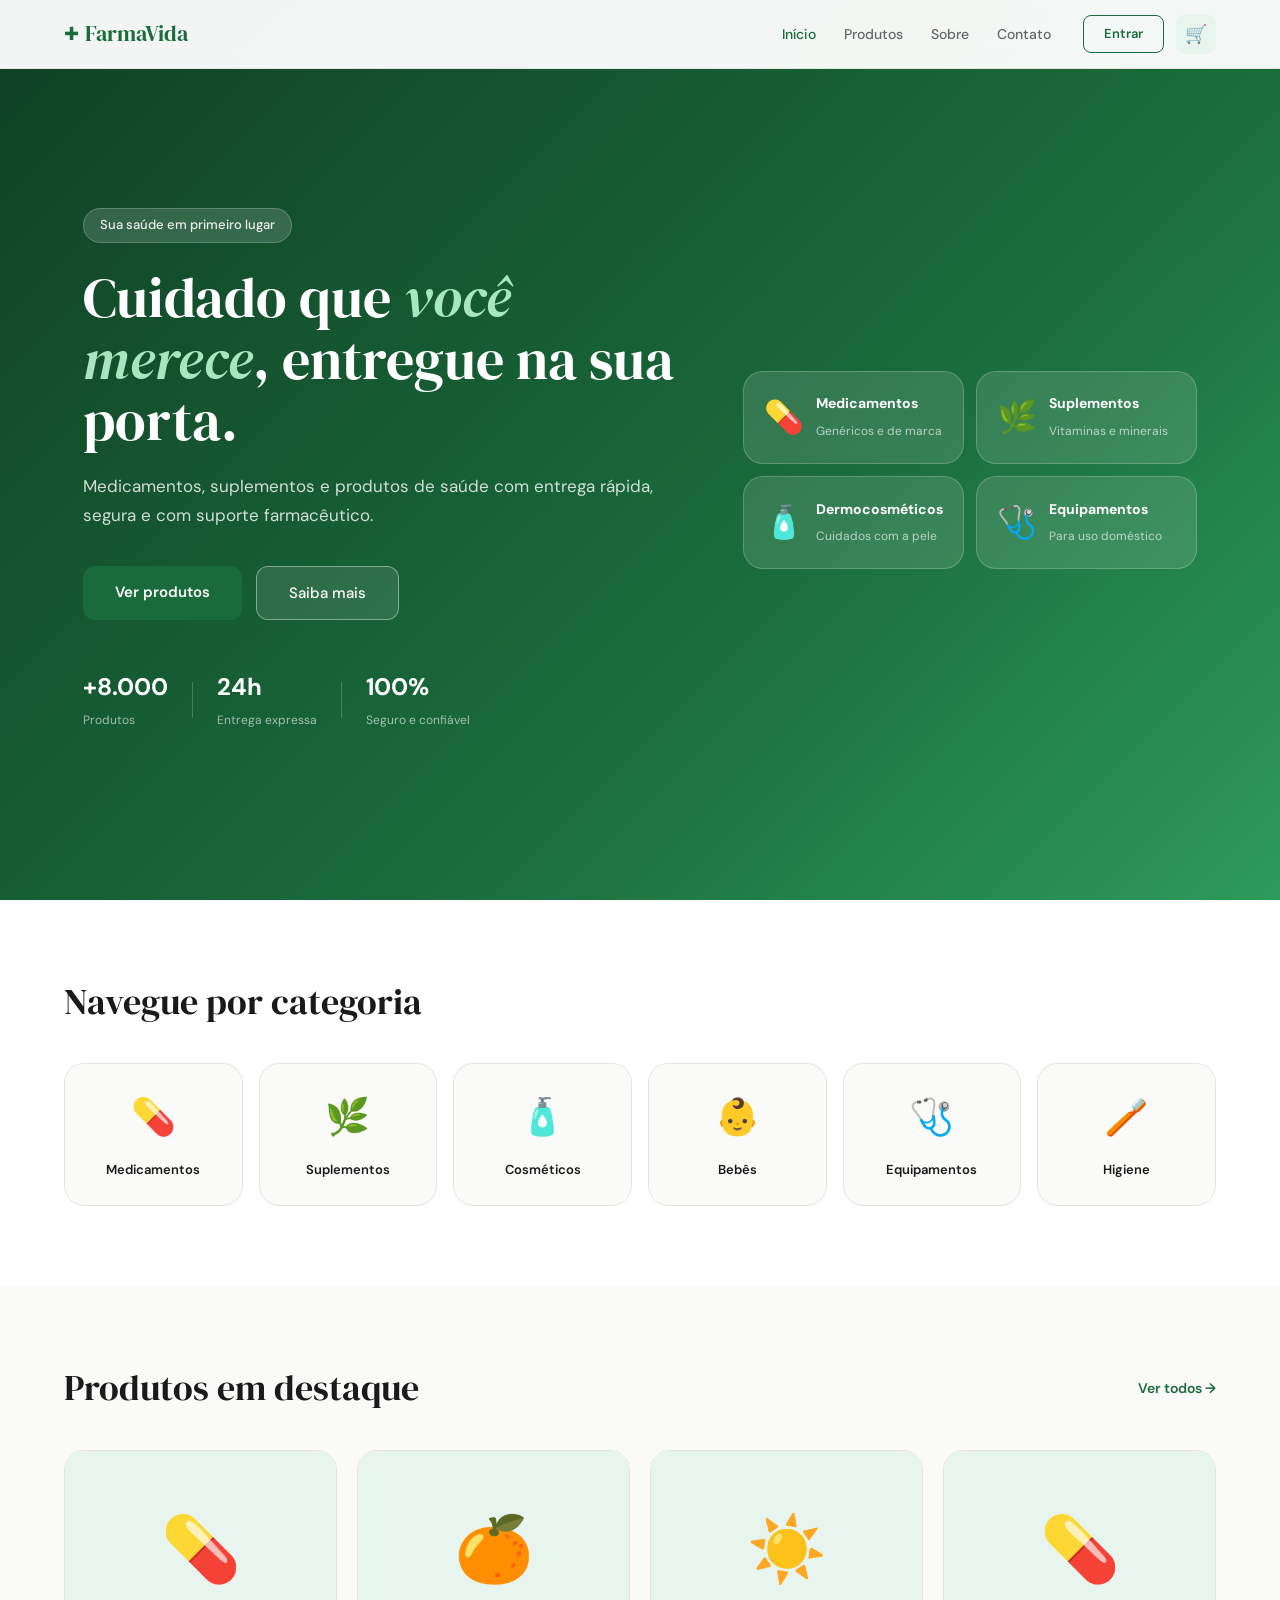
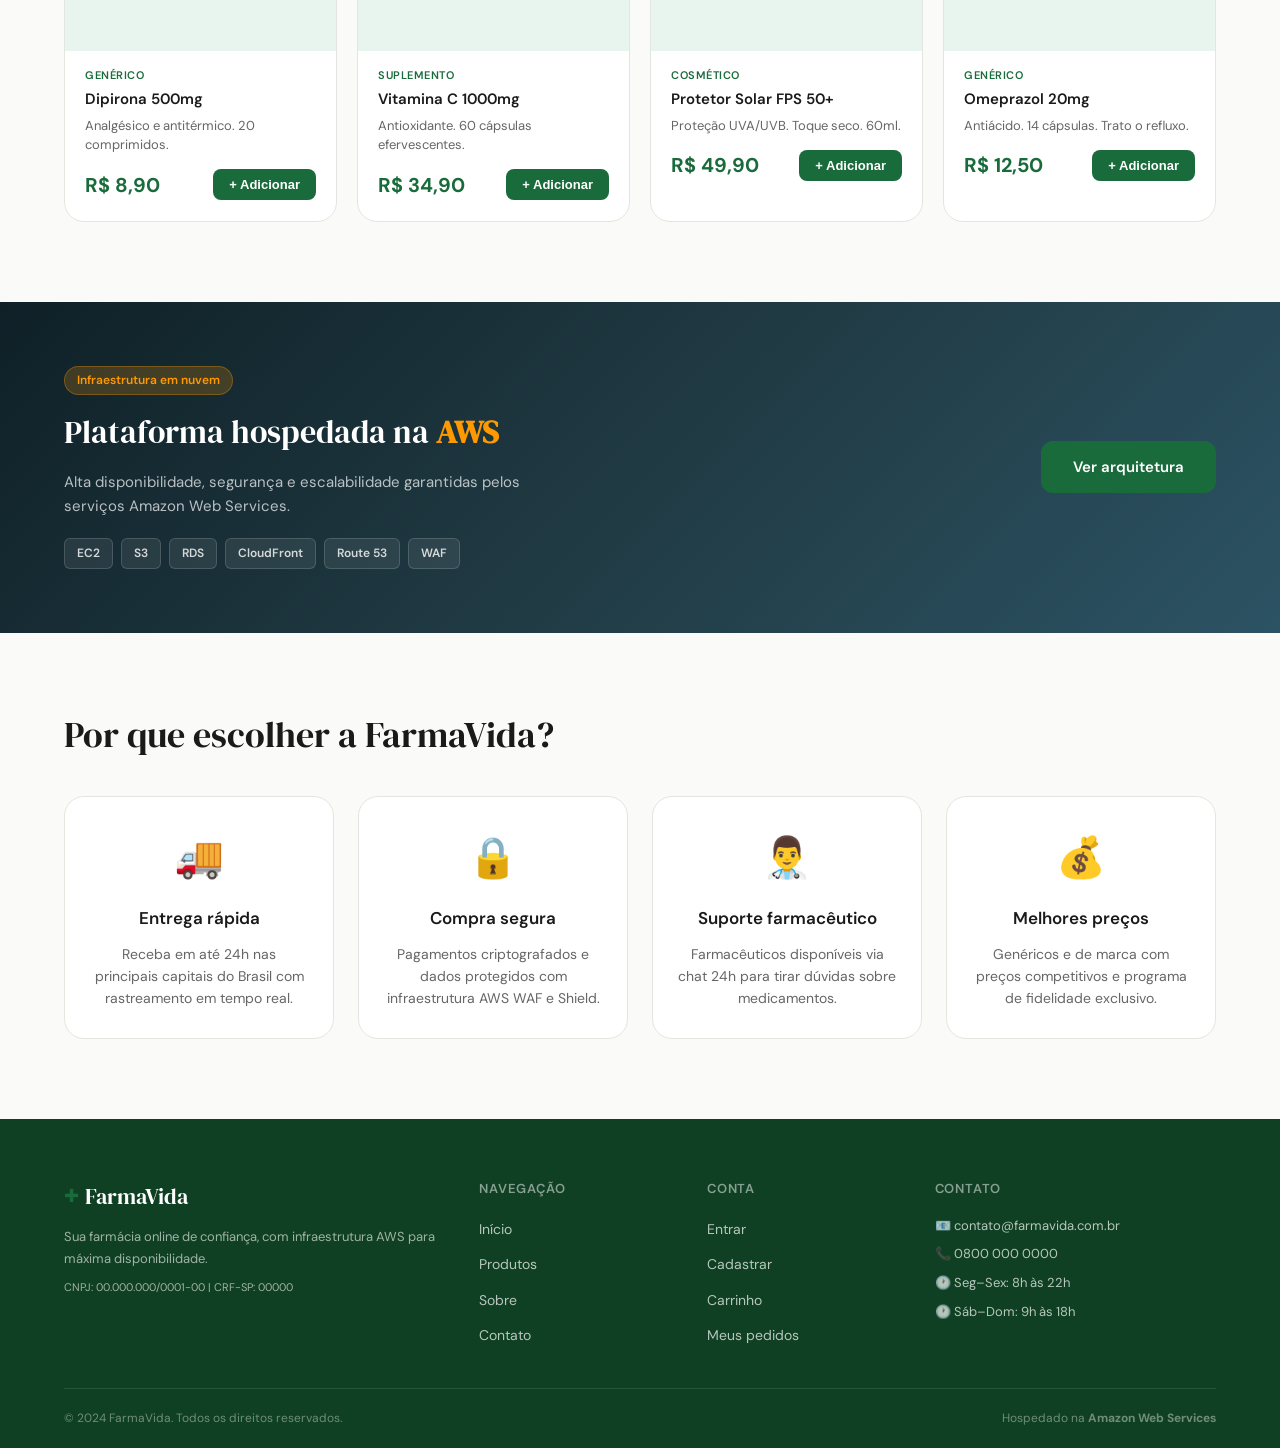
<file: index.html>
<!DOCTYPE html>
<html lang="pt-BR">
<head>
  <meta charset="UTF-8" />
  <meta name="viewport" content="width=device-width, initial-scale=1.0" />
  <title>FarmaVida — Farmácia Online</title>
  <link rel="preconnect" href="https://fonts.googleapis.com">
  <link href="https://fonts.googleapis.com/css2?family=DM+Serif+Display:ital@0;1&family=DM+Sans:wght@300;400;500;600&display=swap" rel="stylesheet">
  <link rel="stylesheet" href="css/main.css" />
  <link rel="stylesheet" href="css/home.css" />
</head>
<body>

  <!-- NAVBAR -->
  <nav class="navbar" id="navbar">
    <div class="nav-container">
      <a href="index.html" class="nav-logo">
        <span class="logo-cross">✚</span> FarmaVida
      </a>
      <ul class="nav-links">
        <li><a href="index.html" class="active">Início</a></li>
        <li><a href="pages/produtos.html">Produtos</a></li>
        <li><a href="pages/sobre.html">Sobre</a></li>
        <li><a href="pages/contato.html">Contato</a></li>
      </ul>
      <div class="nav-actions">
        <a href="pages/login.html" class="btn-outline">Entrar</a>
        <a href="pages/carrinho.html" class="btn-cart">
          <span class="cart-icon">🛒</span>
          <span class="cart-count" id="cartCount">0</span>
        </a>
      </div>
      <button class="menu-toggle" id="menuToggle">☰</button>
    </div>
  </nav>

  <!-- HERO -->
  <section class="hero">
    <div class="hero-content">
      <span class="hero-tag">Sua saúde em primeiro lugar</span>
      <h1 class="hero-title">Cuidado que <em>você merece</em>, entregue na sua porta.</h1>
      <p class="hero-desc">Medicamentos, suplementos e produtos de saúde com entrega rápida, segura e com suporte farmacêutico.</p>
      <div class="hero-actions">
        <a href="pages/produtos.html" class="btn-primary">Ver produtos</a>
        <a href="pages/sobre.html" class="btn-ghost">Saiba mais</a>
      </div>
      <div class="hero-stats">
        <div class="stat"><strong>+8.000</strong><span>Produtos</span></div>
        <div class="stat-divider"></div>
        <div class="stat"><strong>24h</strong><span>Entrega expressa</span></div>
        <div class="stat-divider"></div>
        <div class="stat"><strong>100%</strong><span>Seguro e confiável</span></div>
      </div>
    </div>
    <div class="hero-visual">
      <div class="hero-card">
        <div class="hcard-icon">💊</div>
        <div class="hcard-text">
          <strong>Medicamentos</strong>
          <span>Genéricos e de marca</span>
        </div>
      </div>
      <div class="hero-card">
        <div class="hcard-icon">🌿</div>
        <div class="hcard-text">
          <strong>Suplementos</strong>
          <span>Vitaminas e minerais</span>
        </div>
      </div>
      <div class="hero-card">
        <div class="hcard-icon">🧴</div>
        <div class="hcard-text">
          <strong>Dermocosméticos</strong>
          <span>Cuidados com a pele</span>
        </div>
      </div>
      <div class="hero-card">
        <div class="hcard-icon">🩺</div>
        <div class="hcard-text">
          <strong>Equipamentos</strong>
          <span>Para uso doméstico</span>
        </div>
      </div>
    </div>
  </section>

  <!-- CATEGORIAS -->
  <section class="section categories">
    <div class="container">
      <h2 class="section-title">Navegue por categoria</h2>
      <div class="cat-grid">
        <a href="pages/produtos.html?cat=medicamentos" class="cat-card">
          <span class="cat-emoji">💊</span>
          <strong>Medicamentos</strong>
        </a>
        <a href="pages/produtos.html?cat=suplementos" class="cat-card">
          <span class="cat-emoji">🌿</span>
          <strong>Suplementos</strong>
        </a>
        <a href="pages/produtos.html?cat=cosmeticos" class="cat-card">
          <span class="cat-emoji">🧴</span>
          <strong>Cosméticos</strong>
        </a>
        <a href="pages/produtos.html?cat=bebes" class="cat-card">
          <span class="cat-emoji">👶</span>
          <strong>Bebês</strong>
        </a>
        <a href="pages/produtos.html?cat=equipamentos" class="cat-card">
          <span class="cat-emoji">🩺</span>
          <strong>Equipamentos</strong>
        </a>
        <a href="pages/produtos.html?cat=higiene" class="cat-card">
          <span class="cat-emoji">🪥</span>
          <strong>Higiene</strong>
        </a>
      </div>
    </div>
  </section>

  <!-- PRODUTOS EM DESTAQUE -->
  <section class="section featured">
    <div class="container">
      <div class="section-header">
        <h2 class="section-title">Produtos em destaque</h2>
        <a href="pages/produtos.html" class="link-all">Ver todos →</a>
      </div>
      <div class="products-grid" id="featuredProducts"></div>
    </div>
  </section>

  <!-- BANNER AWS -->
  <section class="aws-banner">
    <div class="container">
      <div class="aws-content">
        <div class="aws-text">
          <span class="aws-tag">Infraestrutura em nuvem</span>
          <h2>Plataforma hospedada na <strong>AWS</strong></h2>
          <p>Alta disponibilidade, segurança e escalabilidade garantidas pelos serviços Amazon Web Services.</p>
          <div class="aws-services">
            <span class="aws-chip">EC2</span>
            <span class="aws-chip">S3</span>
            <span class="aws-chip">RDS</span>
            <span class="aws-chip">CloudFront</span>
            <span class="aws-chip">Route 53</span>
            <span class="aws-chip">WAF</span>
          </div>
        </div>
        <a href="pages/sobre.html#aws" class="btn-primary">Ver arquitetura</a>
      </div>
    </div>
  </section>

  <!-- POR QUE ESCOLHER -->
  <section class="section why">
    <div class="container">
      <h2 class="section-title">Por que escolher a FarmaVida?</h2>
      <div class="why-grid">
        <div class="why-card">
          <div class="why-icon">🚚</div>
          <h3>Entrega rápida</h3>
          <p>Receba em até 24h nas principais capitais do Brasil com rastreamento em tempo real.</p>
        </div>
        <div class="why-card">
          <div class="why-icon">🔒</div>
          <h3>Compra segura</h3>
          <p>Pagamentos criptografados e dados protegidos com infraestrutura AWS WAF e Shield.</p>
        </div>
        <div class="why-card">
          <div class="why-icon">👨‍⚕️</div>
          <h3>Suporte farmacêutico</h3>
          <p>Farmacêuticos disponíveis via chat 24h para tirar dúvidas sobre medicamentos.</p>
        </div>
        <div class="why-card">
          <div class="why-icon">💰</div>
          <h3>Melhores preços</h3>
          <p>Genéricos e de marca com preços competitivos e programa de fidelidade exclusivo.</p>
        </div>
      </div>
    </div>
  </section>

  <!-- FOOTER -->
  <footer class="footer">
    <div class="container">
      <div class="footer-grid">
        <div class="footer-brand">
          <div class="footer-logo"><span class="logo-cross">✚</span> FarmaVida</div>
          <p>Sua farmácia online de confiança, com infraestrutura AWS para máxima disponibilidade.</p>
          <p class="footer-cnpj">CNPJ: 00.000.000/0001-00 | CRF-SP: 00000</p>
        </div>
        <div class="footer-links">
          <h4>Navegação</h4>
          <ul>
            <li><a href="index.html">Início</a></li>
            <li><a href="pages/produtos.html">Produtos</a></li>
            <li><a href="pages/sobre.html">Sobre</a></li>
            <li><a href="pages/contato.html">Contato</a></li>
          </ul>
        </div>
        <div class="footer-links">
          <h4>Conta</h4>
          <ul>
            <li><a href="pages/login.html">Entrar</a></li>
            <li><a href="pages/cadastro.html">Cadastrar</a></li>
            <li><a href="pages/carrinho.html">Carrinho</a></li>
            <li><a href="#">Meus pedidos</a></li>
          </ul>
        </div>
        <div class="footer-contact">
          <h4>Contato</h4>
          <p>📧 contato@farmavida.com.br</p>
          <p>📞 0800 000 0000</p>
          <p>🕐 Seg–Sex: 8h às 22h</p>
          <p>🕐 Sáb–Dom: 9h às 18h</p>
        </div>
      </div>
      <div class="footer-bottom">
        <p>© 2024 FarmaVida. Todos os direitos reservados.</p>
        <p>Hospedado na <strong>Amazon Web Services</strong></p>
      </div>
    </div>
  </footer>

  <script src="js/main.js"></script>
  <script src="js/home.js"></script>
</body>
</html>
</file>
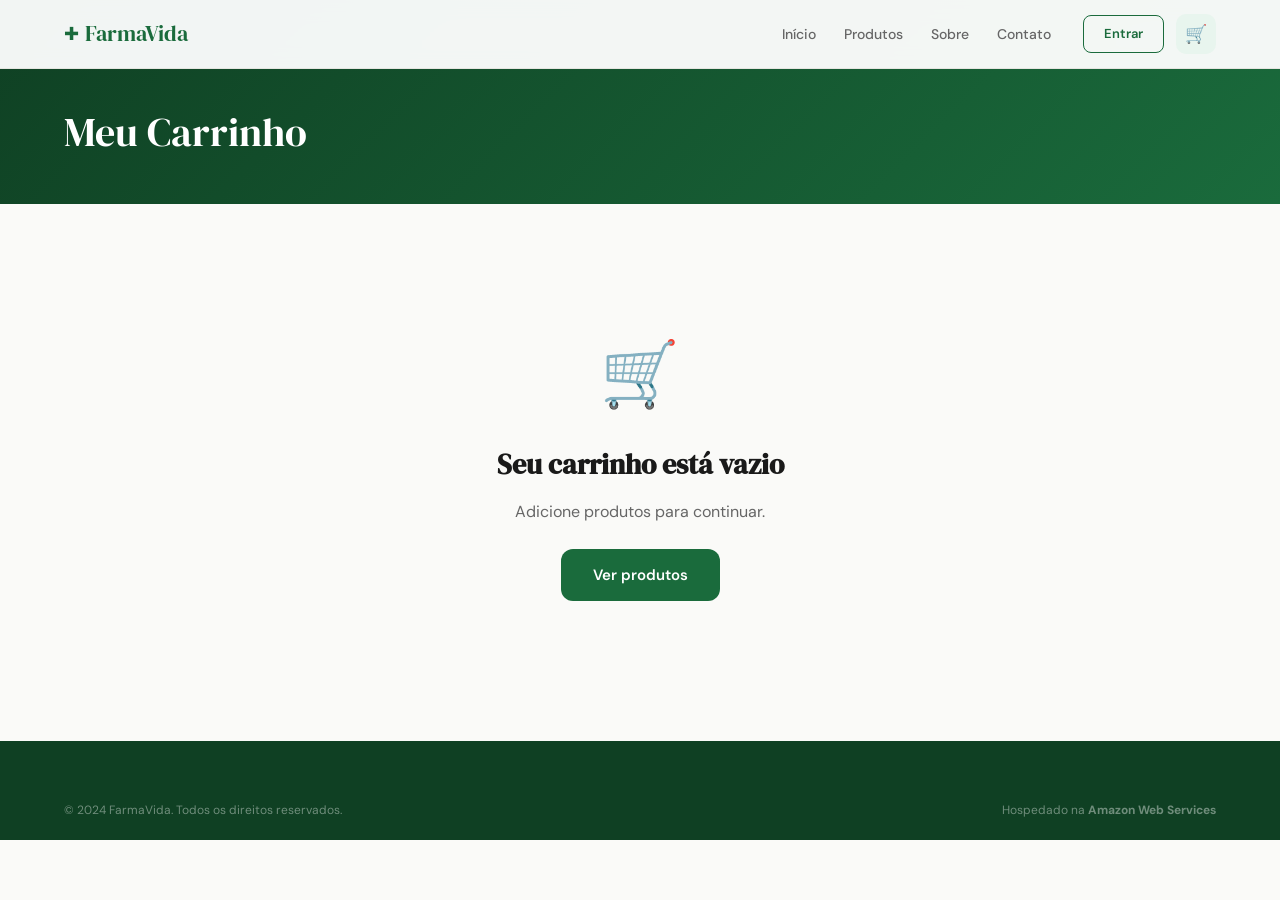
<file: pages/carrinho.html>
<!DOCTYPE html>
<html lang="pt-BR">
<head>
  <meta charset="UTF-8" />
  <meta name="viewport" content="width=device-width, initial-scale=1.0" />
  <title>Carrinho — FarmaVida</title>
  <link href="https://fonts.googleapis.com/css2?family=DM+Serif+Display:ital@0;1&family=DM+Sans:wght@300;400;500;600&display=swap" rel="stylesheet">
  <link rel="stylesheet" href="../css/main.css" />
  <style>
    .page-header-bar { background: linear-gradient(135deg, var(--green-dark), var(--green)); padding: 100px 0 40px; color: #fff; }
    .page-title { font-family: var(--font-display); font-size: 40px; font-weight: 400; }
    .cart-layout { display: grid; grid-template-columns: 1fr 340px; gap: 32px; padding: 40px 0 60px; }
    .cart-items { display: flex; flex-direction: column; gap: 16px; }
    .cart-item {
      background: var(--white); border: 1px solid var(--border); border-radius: var(--radius-lg);
      padding: 20px; display: flex; align-items: center; gap: 20px;
    }
    .cart-item-emoji { font-size: 48px; width: 70px; height: 70px; background: var(--green-pale); border-radius: var(--radius); display: flex; align-items: center; justify-content: center; flex-shrink: 0; }
    .cart-item-info { flex: 1; }
    .cart-item-name { font-size: 16px; font-weight: 600; margin-bottom: 4px; }
    .cart-item-tag { font-size: 12px; color: var(--green); margin-bottom: 8px; }
    .qty-controls { display: flex; align-items: center; gap: 12px; }
    .qty-btn { width: 30px; height: 30px; border: 1.5px solid var(--border); background: var(--white); border-radius: 6px; font-size: 16px; cursor: pointer; display: flex; align-items: center; justify-content: center; transition: var(--transition); }
    .qty-btn:hover { border-color: var(--green); color: var(--green); }
    .qty-num { font-size: 16px; font-weight: 600; min-width: 24px; text-align: center; }
    .cart-item-price { font-size: 20px; font-weight: 700; color: var(--green); margin-left: auto; }
    .btn-remove { background: none; border: none; cursor: pointer; font-size: 18px; color: var(--text-light); transition: var(--transition); padding: 4px; }
    .btn-remove:hover { color: #dc2626; }
    /* Resumo */
    .cart-summary { position: sticky; top: 88px; align-self: start; background: var(--white); border: 1px solid var(--border); border-radius: var(--radius-lg); padding: 24px; }
    .summary-title { font-family: var(--font-display); font-size: 22px; margin-bottom: 20px; }
    .summary-line { display: flex; justify-content: space-between; font-size: 14px; color: var(--text-muted); margin-bottom: 10px; }
    .summary-divider { border: none; border-top: 1px solid var(--border); margin: 16px 0; }
    .summary-total { display: flex; justify-content: space-between; font-size: 18px; font-weight: 700; color: var(--text); margin-bottom: 20px; }
    .btn-checkout { width: 100%; padding: 16px; background: var(--green); color: #fff; border: none; border-radius: var(--radius); font-size: 16px; font-weight: 600; cursor: pointer; transition: var(--transition); }
    .btn-checkout:hover { background: var(--green-dark); }
    .summary-security { text-align: center; font-size: 12px; color: var(--text-light); margin-top: 12px; }
    .empty-cart { text-align: center; padding: 80px 0; }
    .empty-cart div { font-size: 64px; margin-bottom: 16px; }
    .empty-cart h2 { font-family: var(--font-display); font-size: 28px; margin-bottom: 12px; }
    .empty-cart p { color: var(--text-muted); margin-bottom: 24px; }
    @media (max-width: 768px) { .cart-layout { grid-template-columns: 1fr; } .cart-item { flex-wrap: wrap; } }
  </style>
</head>
<body>
  <nav class="navbar" id="navbar">
    <div class="nav-container">
      <a href="../index.html" class="nav-logo"><span class="logo-cross">✚</span> FarmaVida</a>
      <ul class="nav-links">
        <li><a href="../index.html">Início</a></li>
        <li><a href="produtos.html">Produtos</a></li>
        <li><a href="sobre.html">Sobre</a></li>
        <li><a href="contato.html">Contato</a></li>
      </ul>
      <div class="nav-actions">
        <a href="login.html" class="btn-outline">Entrar</a>
        <a href="carrinho.html" class="btn-cart">
          <span>🛒</span><span class="cart-count" id="cartCount">0</span>
        </a>
      </div>
    </div>
  </nav>

  <div class="page-header-bar">
    <div class="container">
      <h1 class="page-title">Meu Carrinho</h1>
    </div>
  </div>

  <div class="container cart-layout" id="cartLayout"></div>

  <footer class="footer">
    <div class="container">
      <div class="footer-bottom" style="border-top:none;padding-top:0">
        <p>© 2024 FarmaVida. Todos os direitos reservados.</p>
        <p>Hospedado na <strong>Amazon Web Services</strong></p>
      </div>
    </div>
  </footer>

  <script src="../js/main.js"></script>
  <script>
    function renderCarrinho() {
      const layout = document.getElementById('cartLayout');
      if (!carrinho.length) {
        layout.innerHTML = `
          <div class="empty-cart" style="grid-column:1/-1">
            <div>🛒</div>
            <h2>Seu carrinho está vazio</h2>
            <p>Adicione produtos para continuar.</p>
            <a href="produtos.html" class="btn-primary">Ver produtos</a>
          </div>`;
        return;
      }
      const subtotal = carrinho.reduce((s, i) => s + i.preco * i.qty, 0);
      const frete = subtotal >= 150 ? 0 : 12.90;
      const total = subtotal + frete;
      layout.innerHTML = `
        <div class="cart-items">
          ${carrinho.map(item => `
            <div class="cart-item">
              <div class="cart-item-emoji">${item.emoji}</div>
              <div class="cart-item-info">
                <div class="cart-item-name">${item.nome}</div>
                <div class="cart-item-tag">${item.tag}</div>
                <div class="qty-controls">
                  <button class="qty-btn" onclick="atualizarQtd(${item.id},-1);renderCarrinho()">−</button>
                  <span class="qty-num">${item.qty}</span>
                  <button class="qty-btn" onclick="atualizarQtd(${item.id},1);renderCarrinho()">+</button>
                </div>
              </div>
              <div class="cart-item-price">R$ ${(item.preco * item.qty).toFixed(2).replace('.', ',')}</div>
              <button class="btn-remove" onclick="removerDoCarrinho(${item.id});renderCarrinho()" title="Remover">✕</button>
            </div>
          `).join('')}
        </div>
        <div class="cart-summary">
          <h2 class="summary-title">Resumo do pedido</h2>
          <div class="summary-line"><span>Subtotal</span><span>R$ ${subtotal.toFixed(2).replace('.', ',')}</span></div>
          <div class="summary-line"><span>Frete</span><span>${frete === 0 ? '<span style="color:var(--green)">Grátis</span>' : 'R$ ' + frete.toFixed(2).replace('.', ',')}</span></div>
          ${subtotal < 150 ? `<div style="font-size:12px;color:var(--green);margin-bottom:8px">Frete grátis acima de R$ 150,00</div>` : ''}
          <hr class="summary-divider"/>
          <div class="summary-total"><span>Total</span><span>R$ ${total.toFixed(2).replace('.', ',')}</span></div>
          <button class="btn-checkout" onclick="mostrarNotificacao('Pedido realizado com sucesso!')">Finalizar compra</button>
          <p class="summary-security">🔒 Pagamento 100% seguro — AWS Shield</p>
        </div>`;
    }
    document.addEventListener('DOMContentLoaded', renderCarrinho);
  </script>
</body>
</html>
</file>
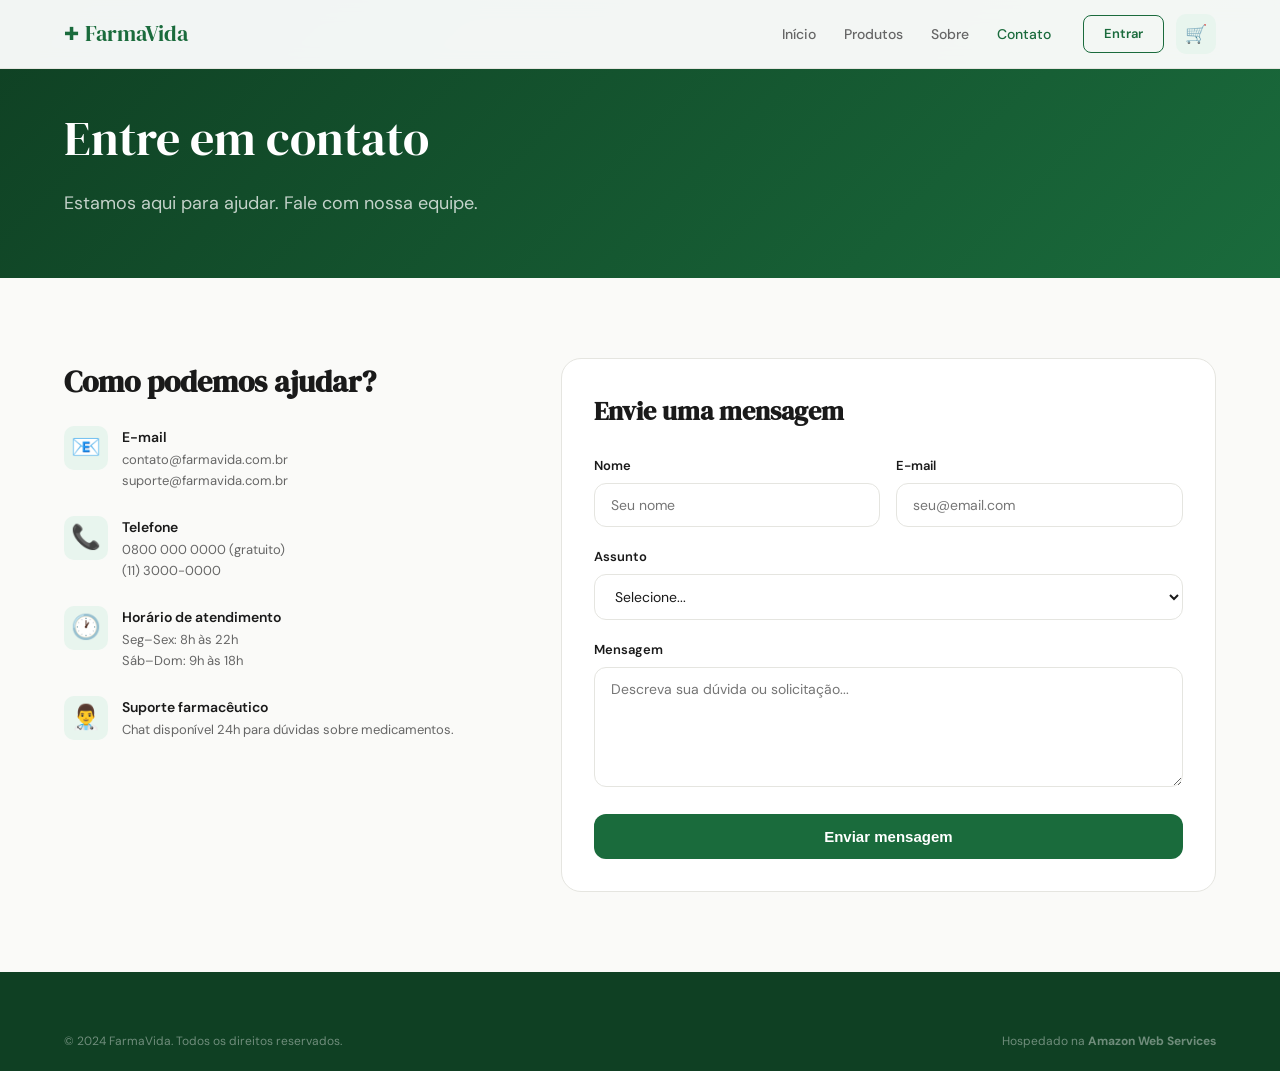
<file: pages/contato.html>
<!DOCTYPE html>
<html lang="pt-BR">
<head>
  <meta charset="UTF-8" />
  <meta name="viewport" content="width=device-width, initial-scale=1.0" />
  <title>Contato — FarmaVida</title>
  <link href="https://fonts.googleapis.com/css2?family=DM+Serif+Display:ital@0;1&family=DM+Sans:wght@300;400;500;600&display=swap" rel="stylesheet">
  <link rel="stylesheet" href="../css/main.css" />
  <style>
    .page-header-bar { background: linear-gradient(135deg, var(--green-dark), var(--green)); padding: 100px 0 60px; color: #fff; }
    .page-title { font-family: var(--font-display); font-size: 48px; font-weight: 400; margin-bottom: 12px; }
    .contact-section { padding: 80px 0; }
    .contact-grid { display: grid; grid-template-columns: 1fr 1.5fr; gap: 60px; }
    .contact-info h2 { font-family: var(--font-display); font-size: 30px; margin-bottom: 20px; }
    .contact-item { display: flex; gap: 14px; align-items: flex-start; margin-bottom: 24px; }
    .contact-item-icon { font-size: 24px; width: 44px; height: 44px; background: var(--green-pale); border-radius: 10px; display: flex; align-items: center; justify-content: center; flex-shrink: 0; }
    .contact-item h4 { font-size: 14px; font-weight: 600; margin-bottom: 2px; }
    .contact-item p { font-size: 13px; color: var(--text-muted); }
    .contact-form { background: var(--white); border: 1px solid var(--border); border-radius: var(--radius-lg); padding: 32px; }
    .contact-form h2 { font-family: var(--font-display); font-size: 26px; margin-bottom: 24px; }
    .form-row { display: grid; grid-template-columns: 1fr 1fr; gap: 16px; }
    @media (max-width: 768px) { .contact-grid { grid-template-columns: 1fr; } .form-row { grid-template-columns: 1fr; } }
  </style>
</head>
<body>
  <nav class="navbar" id="navbar">
    <div class="nav-container">
      <a href="../index.html" class="nav-logo"><span class="logo-cross">✚</span> FarmaVida</a>
      <ul class="nav-links">
        <li><a href="../index.html">Início</a></li>
        <li><a href="produtos.html">Produtos</a></li>
        <li><a href="sobre.html">Sobre</a></li>
        <li><a href="contato.html" class="active">Contato</a></li>
      </ul>
      <div class="nav-actions">
        <a href="login.html" class="btn-outline">Entrar</a>
        <a href="carrinho.html" class="btn-cart"><span>🛒</span><span class="cart-count" id="cartCount">0</span></a>
      </div>
    </div>
  </nav>

  <div class="page-header-bar">
    <div class="container">
      <h1 class="page-title">Entre em contato</h1>
      <p style="color:rgba(255,255,255,0.75);font-size:18px">Estamos aqui para ajudar. Fale com nossa equipe.</p>
    </div>
  </div>

  <section class="contact-section">
    <div class="container contact-grid">
      <div class="contact-info">
        <h2>Como podemos ajudar?</h2>
        <div class="contact-item">
          <div class="contact-item-icon">📧</div>
          <div>
            <h4>E-mail</h4>
            <p>contato@farmavida.com.br</p>
            <p>suporte@farmavida.com.br</p>
          </div>
        </div>
        <div class="contact-item">
          <div class="contact-item-icon">📞</div>
          <div>
            <h4>Telefone</h4>
            <p>0800 000 0000 (gratuito)</p>
            <p>(11) 3000-0000</p>
          </div>
        </div>
        <div class="contact-item">
          <div class="contact-item-icon">🕐</div>
          <div>
            <h4>Horário de atendimento</h4>
            <p>Seg–Sex: 8h às 22h</p>
            <p>Sáb–Dom: 9h às 18h</p>
          </div>
        </div>
        <div class="contact-item">
          <div class="contact-item-icon">👨‍⚕️</div>
          <div>
            <h4>Suporte farmacêutico</h4>
            <p>Chat disponível 24h para dúvidas sobre medicamentos.</p>
          </div>
        </div>
      </div>

      <div class="contact-form">
        <h2>Envie uma mensagem</h2>
        <div id="formMsg"></div>
        <div class="form-row">
          <div class="form-group"><label>Nome</label><input type="text" id="ctNome" placeholder="Seu nome" /></div>
          <div class="form-group"><label>E-mail</label><input type="email" id="ctEmail" placeholder="seu@email.com" /></div>
        </div>
        <div class="form-group"><label>Assunto</label>
          <select id="ctAssunto">
            <option value="">Selecione...</option>
            <option>Dúvida sobre produto</option>
            <option>Pedido / Entrega</option>
            <option>Suporte técnico</option>
            <option>Farmacêutico</option>
            <option>Outros</option>
          </select>
        </div>
        <div class="form-group"><label>Mensagem</label><textarea id="ctMsg" placeholder="Descreva sua dúvida ou solicitação..."></textarea></div>
        <button class="btn-primary" style="width:100%" onclick="enviarContato()">Enviar mensagem</button>
      </div>
    </div>
  </section>

  <footer class="footer">
    <div class="container">
      <div class="footer-bottom" style="border-top:none;padding-top:0">
        <p>© 2024 FarmaVida. Todos os direitos reservados.</p>
        <p>Hospedado na <strong>Amazon Web Services</strong></p>
      </div>
    </div>
  </footer>

  <script src="../js/main.js"></script>
  <script>
    function enviarContato() {
      const nome = document.getElementById('ctNome').value;
      const email = document.getElementById('ctEmail').value;
      const msg = document.getElementById('ctMsg').value;
      const div = document.getElementById('formMsg');
      if (!nome || !email || !msg) {
        div.innerHTML = '<div class="alert alert-error">Preencha os campos obrigatórios.</div>';
        return;
      }
      div.innerHTML = '<div class="alert alert-success">Mensagem enviada com sucesso! Responderemos em até 24h.</div>';
      document.getElementById('ctNome').value = '';
      document.getElementById('ctEmail').value = '';
      document.getElementById('ctMsg').value = '';
    }
  </script>
</body>
</html>
</file>
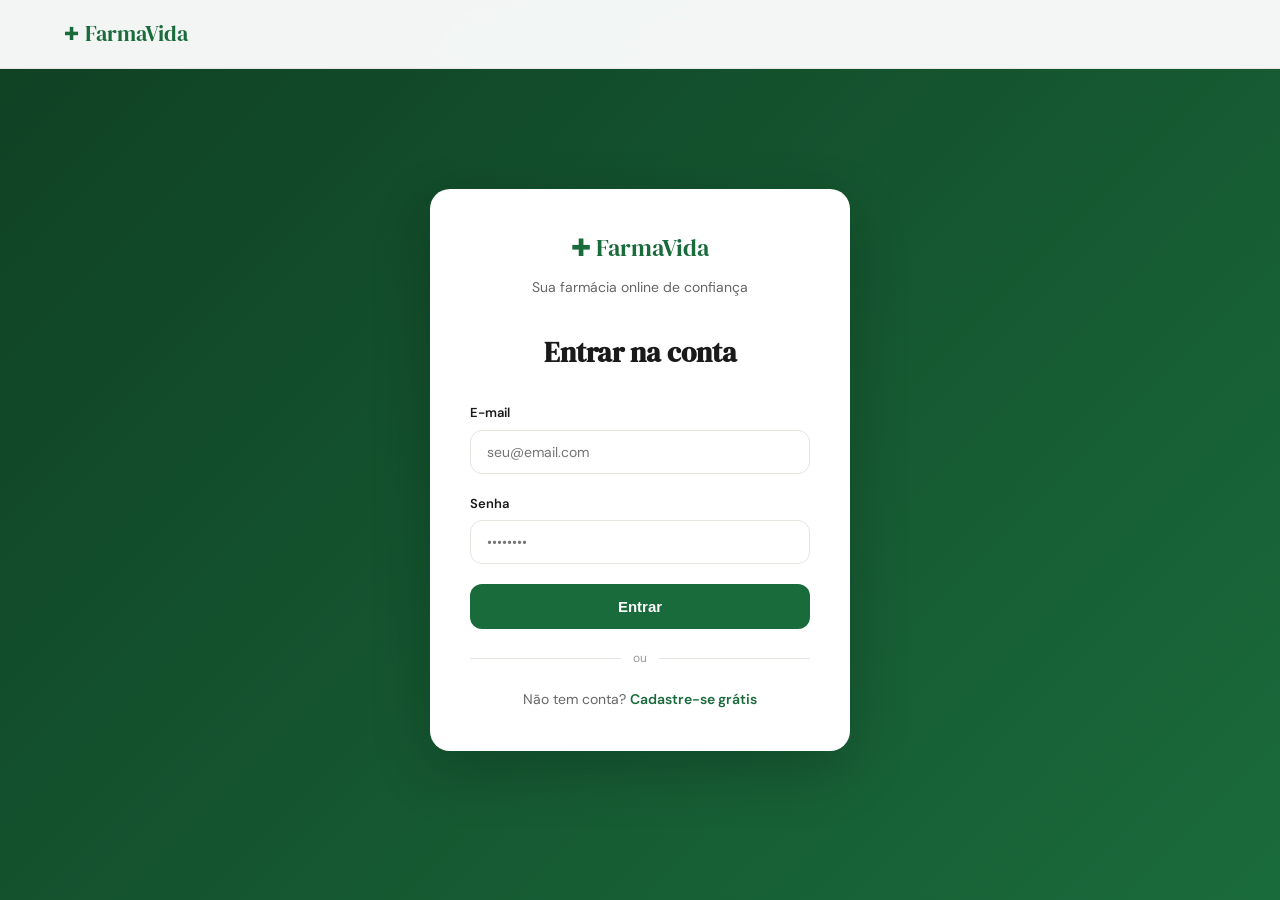
<file: pages/login.html>
<!DOCTYPE html>
<html lang="pt-BR">
<head>
  <meta charset="UTF-8" />
  <meta name="viewport" content="width=device-width, initial-scale=1.0" />
  <title>Entrar — FarmaVida</title>
  <link href="https://fonts.googleapis.com/css2?family=DM+Serif+Display:ital@0;1&family=DM+Sans:wght@300;400;500;600&display=swap" rel="stylesheet">
  <link rel="stylesheet" href="../css/main.css" />
  <style>
    body { min-height: 100vh; display: flex; flex-direction: column; }
    .auth-wrapper {
      flex: 1; display: flex; align-items: center; justify-content: center;
      padding: 100px 24px 60px;
      background: linear-gradient(135deg, var(--green-dark) 0%, var(--green) 100%);
    }
    .auth-card {
      background: var(--white); border-radius: var(--radius-lg);
      padding: 40px; width: 100%; max-width: 420px;
      box-shadow: 0 20px 60px rgba(0,0,0,0.2);
    }
    .auth-logo { text-align: center; font-family: var(--font-display); font-size: 24px; color: var(--green); margin-bottom: 8px; }
    .auth-sub { text-align: center; font-size: 14px; color: var(--text-muted); margin-bottom: 32px; }
    .auth-title { font-family: var(--font-display); font-size: 28px; text-align: center; margin-bottom: 28px; }
    .btn-full { width: 100%; padding: 14px; background: var(--green); color: #fff; border: none; border-radius: var(--radius); font-size: 15px; font-weight: 600; cursor: pointer; transition: var(--transition); }
    .btn-full:hover { background: var(--green-dark); }
    .auth-footer { text-align: center; margin-top: 20px; font-size: 14px; color: var(--text-muted); }
    .auth-footer a { color: var(--green); font-weight: 600; }
    .divider { display: flex; align-items: center; gap: 12px; margin: 20px 0; }
    .divider::before, .divider::after { content: ''; flex: 1; border-top: 1px solid var(--border); }
    .divider span { font-size: 12px; color: var(--text-light); }
  </style>
</head>
<body>
  <nav class="navbar" id="navbar">
    <div class="nav-container">
      <a href="../index.html" class="nav-logo"><span class="logo-cross">✚</span> FarmaVida</a>
    </div>
  </nav>

  <div class="auth-wrapper">
    <div class="auth-card">
      <div class="auth-logo">✚ FarmaVida</div>
      <div class="auth-sub">Sua farmácia online de confiança</div>
      <h2 class="auth-title">Entrar na conta</h2>
      <div id="msgLogin"></div>
      <div class="form-group">
        <label>E-mail</label>
        <input type="email" id="loginEmail" placeholder="seu@email.com" />
      </div>
      <div class="form-group">
        <label>Senha</label>
        <input type="password" id="loginSenha" placeholder="••••••••" />
      </div>
      <button class="btn-full" onclick="fazerLogin()">Entrar</button>
      <div class="divider"><span>ou</span></div>
      <div class="auth-footer">
        Não tem conta? <a href="cadastro.html">Cadastre-se grátis</a>
      </div>
    </div>
  </div>

  <script src="../js/main.js"></script>
  <script>
    function fazerLogin() {
      const email = document.getElementById('loginEmail').value;
      const senha = document.getElementById('loginSenha').value;
      const msg = document.getElementById('msgLogin');
      if (!email || !senha) {
        msg.innerHTML = '<div class="alert alert-error">Preencha todos os campos.</div>';
        return;
      }
      msg.innerHTML = '<div class="alert alert-success">Login realizado! Redirecionando...</div>';
      setTimeout(() => { window.location.href = '../index.html'; }, 1500);
    }
  </script>
</body>
</html>
</file>
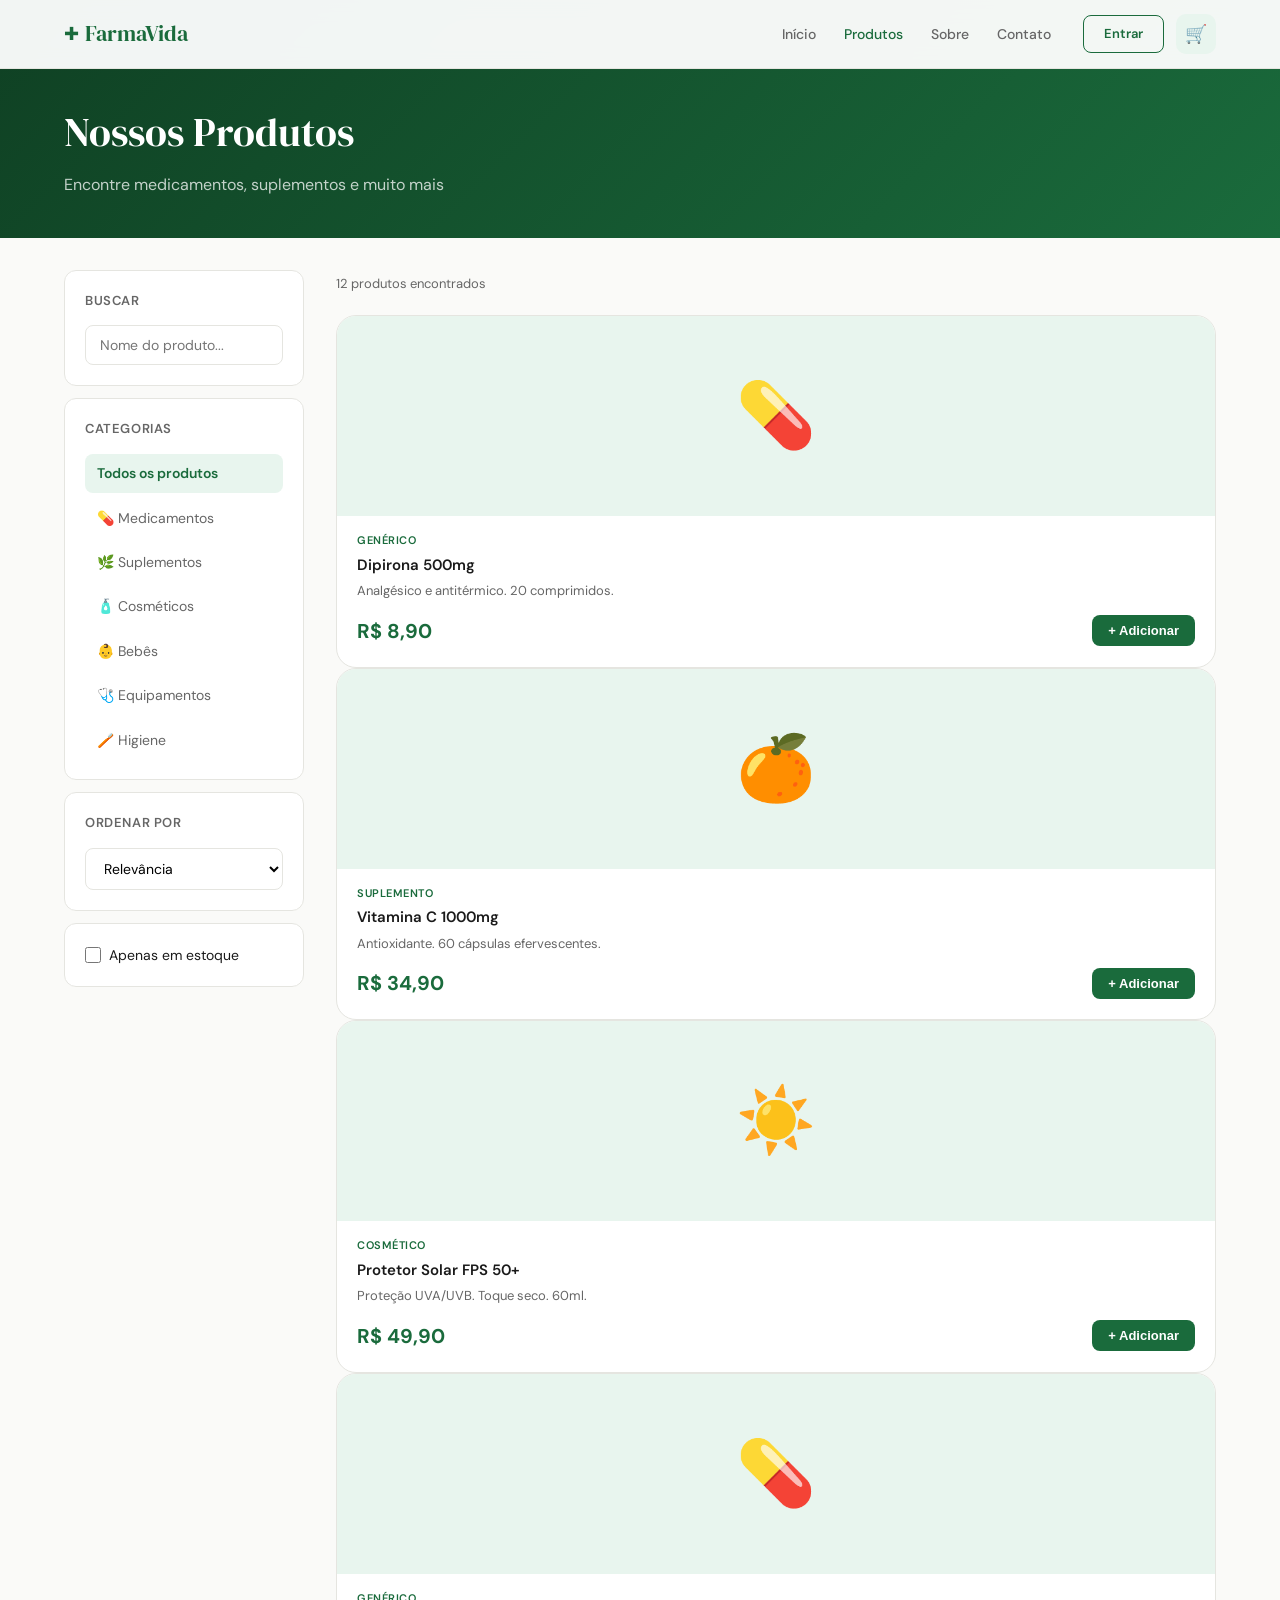
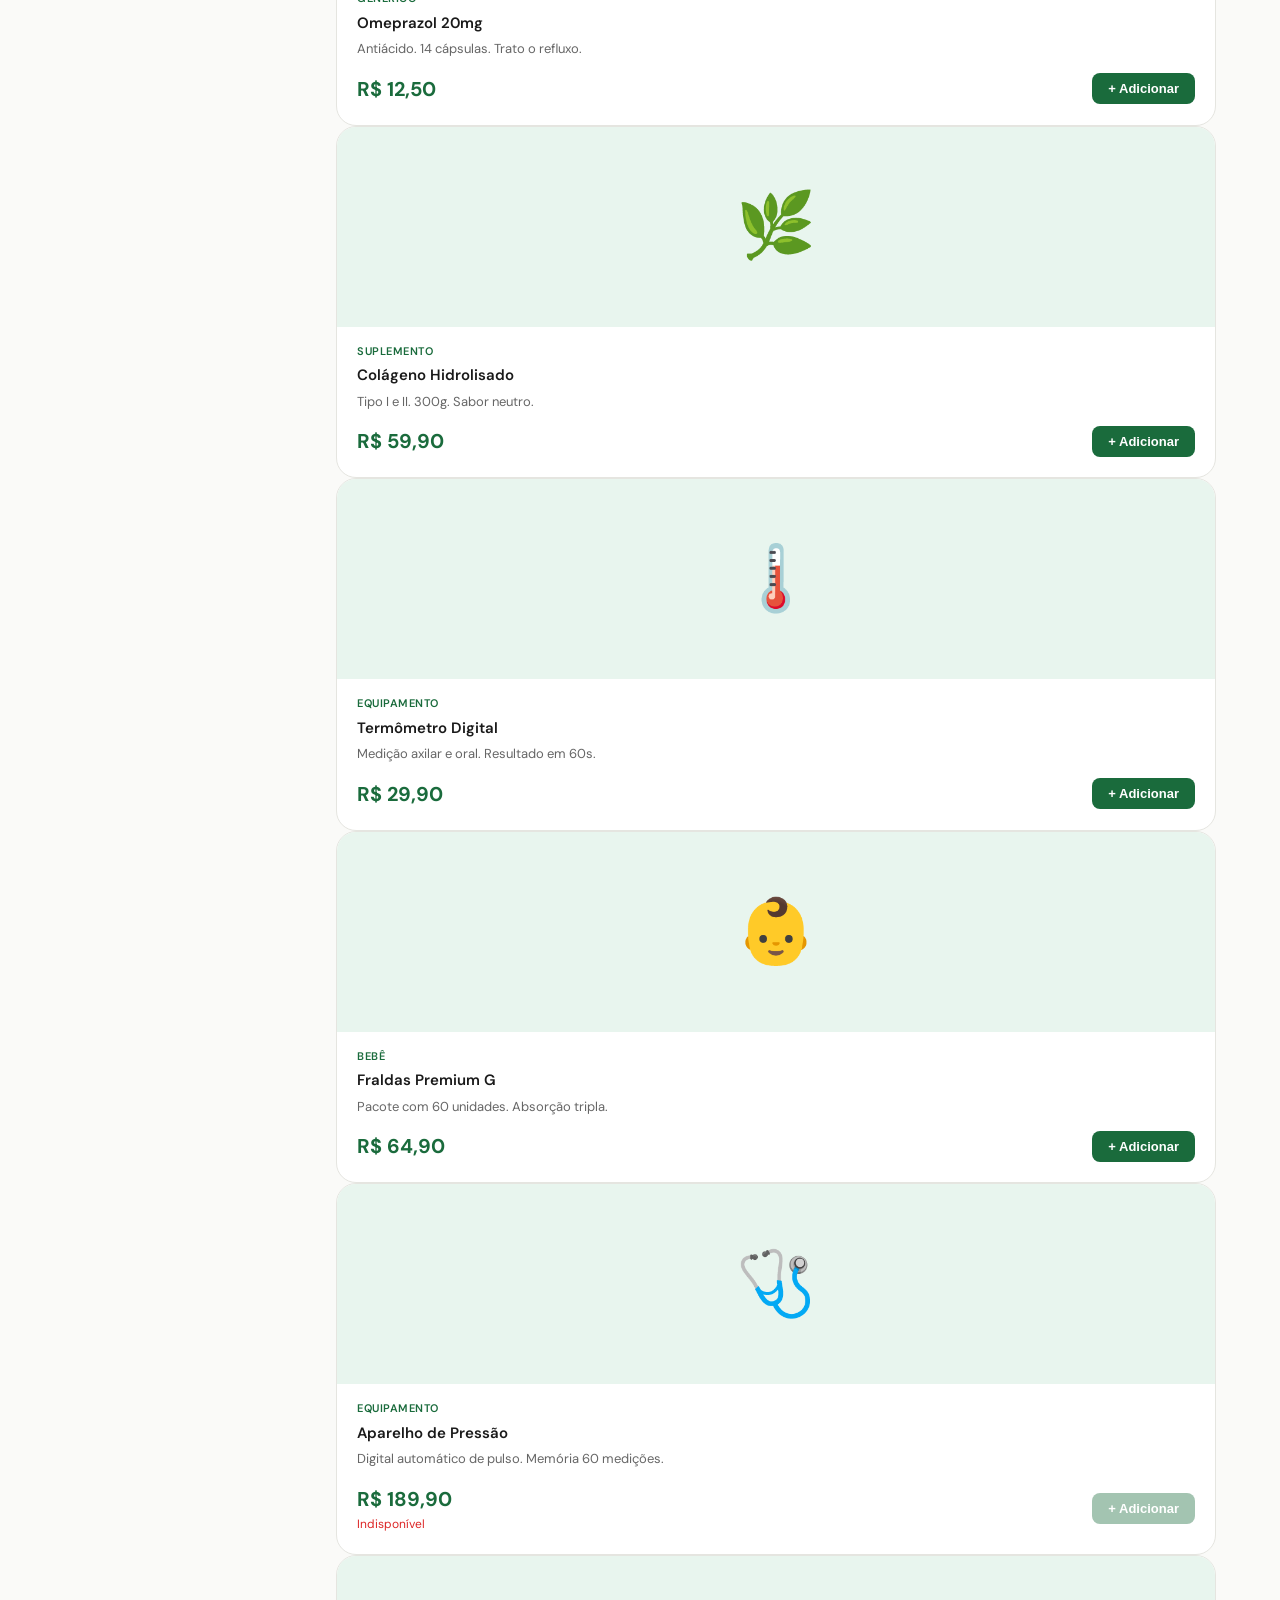
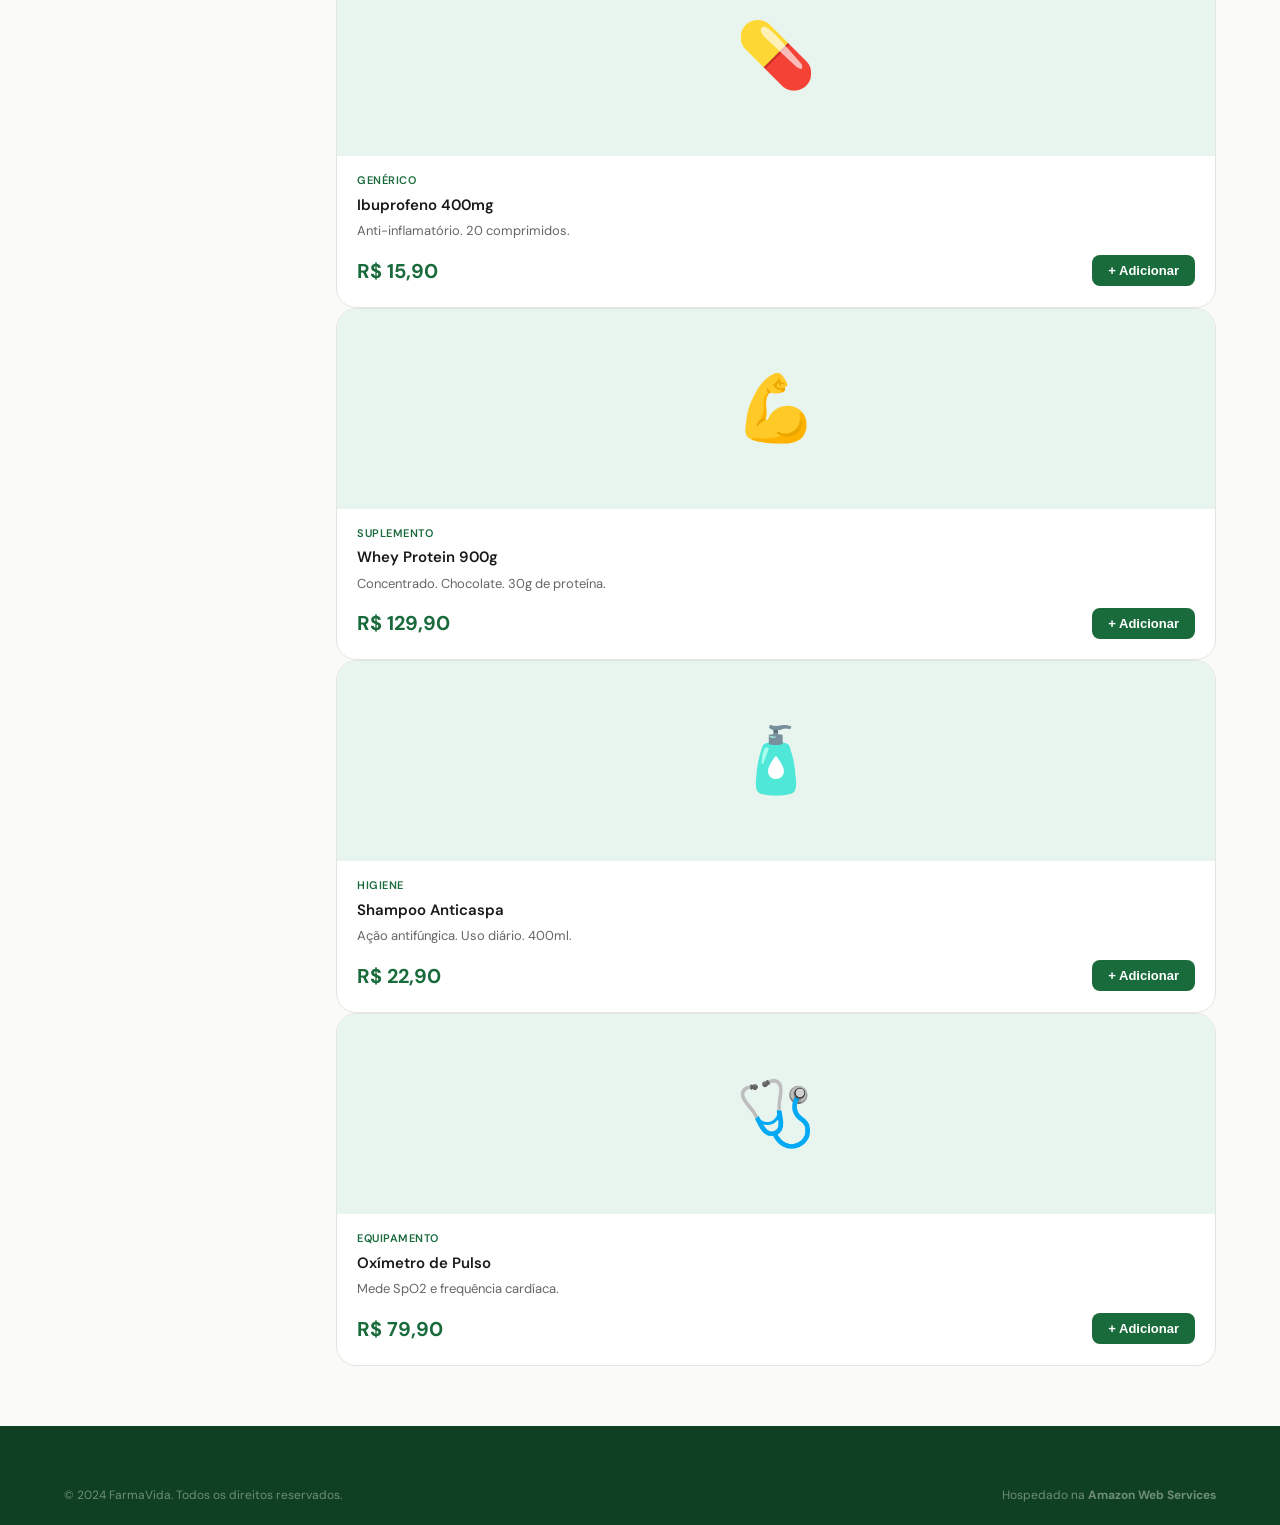
<file: pages/produtos.html>
<!DOCTYPE html>
<html lang="pt-BR">
<head>
  <meta charset="UTF-8" />
  <meta name="viewport" content="width=device-width, initial-scale=1.0" />
  <title>Produtos — FarmaVida</title>
  <link href="https://fonts.googleapis.com/css2?family=DM+Serif+Display:ital@0;1&family=DM+Sans:wght@300;400;500;600&display=swap" rel="stylesheet">
  <link rel="stylesheet" href="../css/main.css" />
  <link rel="stylesheet" href="../css/produtos.css" />
</head>
<body>

  <nav class="navbar" id="navbar">
    <div class="nav-container">
      <a href="../index.html" class="nav-logo"><span class="logo-cross">✚</span> FarmaVida</a>
      <ul class="nav-links">
        <li><a href="../index.html">Início</a></li>
        <li><a href="produtos.html" class="active">Produtos</a></li>
        <li><a href="sobre.html">Sobre</a></li>
        <li><a href="contato.html">Contato</a></li>
      </ul>
      <div class="nav-actions">
        <a href="login.html" class="btn-outline">Entrar</a>
        <a href="carrinho.html" class="btn-cart">
          <span class="cart-icon">🛒</span>
          <span class="cart-count" id="cartCount">0</span>
        </a>
      </div>
      <button class="menu-toggle" id="menuToggle">☰</button>
    </div>
  </nav>

  <div class="page-header-bar">
    <div class="container">
      <h1 class="page-title">Nossos Produtos</h1>
      <p>Encontre medicamentos, suplementos e muito mais</p>
    </div>
  </div>

  <div class="produtos-layout container">
    <!-- SIDEBAR FILTROS -->
    <aside class="sidebar-filtros">
      <div class="filtro-block">
        <h3>Buscar</h3>
        <input type="text" id="searchInput" placeholder="Nome do produto..." class="search-input" />
      </div>
      <div class="filtro-block">
        <h3>Categorias</h3>
        <div class="filtro-options" id="categoriasFilter">
          <label class="filtro-opt active" data-cat="todos">
            <input type="radio" name="cat" value="todos" checked hidden> Todos os produtos
          </label>
          <label class="filtro-opt" data-cat="medicamentos">
            <input type="radio" name="cat" value="medicamentos" hidden> 💊 Medicamentos
          </label>
          <label class="filtro-opt" data-cat="suplementos">
            <input type="radio" name="cat" value="suplementos" hidden> 🌿 Suplementos
          </label>
          <label class="filtro-opt" data-cat="cosmeticos">
            <input type="radio" name="cat" value="cosmeticos" hidden> 🧴 Cosméticos
          </label>
          <label class="filtro-opt" data-cat="bebes">
            <input type="radio" name="cat" value="bebes" hidden> 👶 Bebês
          </label>
          <label class="filtro-opt" data-cat="equipamentos">
            <input type="radio" name="cat" value="equipamentos" hidden> 🩺 Equipamentos
          </label>
          <label class="filtro-opt" data-cat="higiene">
            <input type="radio" name="cat" value="higiene" hidden> 🪥 Higiene
          </label>
        </div>
      </div>
      <div class="filtro-block">
        <h3>Ordenar por</h3>
        <select id="orderSelect">
          <option value="default">Relevância</option>
          <option value="preco-asc">Menor preço</option>
          <option value="preco-desc">Maior preço</option>
          <option value="nome">Nome (A-Z)</option>
        </select>
      </div>
      <div class="filtro-block">
        <label class="filtro-check">
          <input type="checkbox" id="apenasEstoque" />
          Apenas em estoque
        </label>
      </div>
    </aside>

    <!-- LISTAGEM -->
    <main class="produtos-main">
      <div class="produtos-top">
        <span id="resultCount" class="result-count"></span>
      </div>
      <div class="products-grid" id="produtosGrid"></div>
      <div id="emptyState" class="empty-state" style="display:none">
        <div style="font-size:48px;margin-bottom:12px">🔍</div>
        <h3>Nenhum produto encontrado</h3>
        <p>Tente outra busca ou categoria.</p>
      </div>
    </main>
  </div>

  <footer class="footer">
    <div class="container">
      <div class="footer-bottom" style="border-top:none;padding-top:0">
        <p>© 2024 FarmaVida. Todos os direitos reservados.</p>
        <p>Hospedado na <strong>Amazon Web Services</strong></p>
      </div>
    </div>
  </footer>

  <script src="../js/main.js"></script>
  <script src="../js/produtos.js"></script>
</body>
</html>
</file>
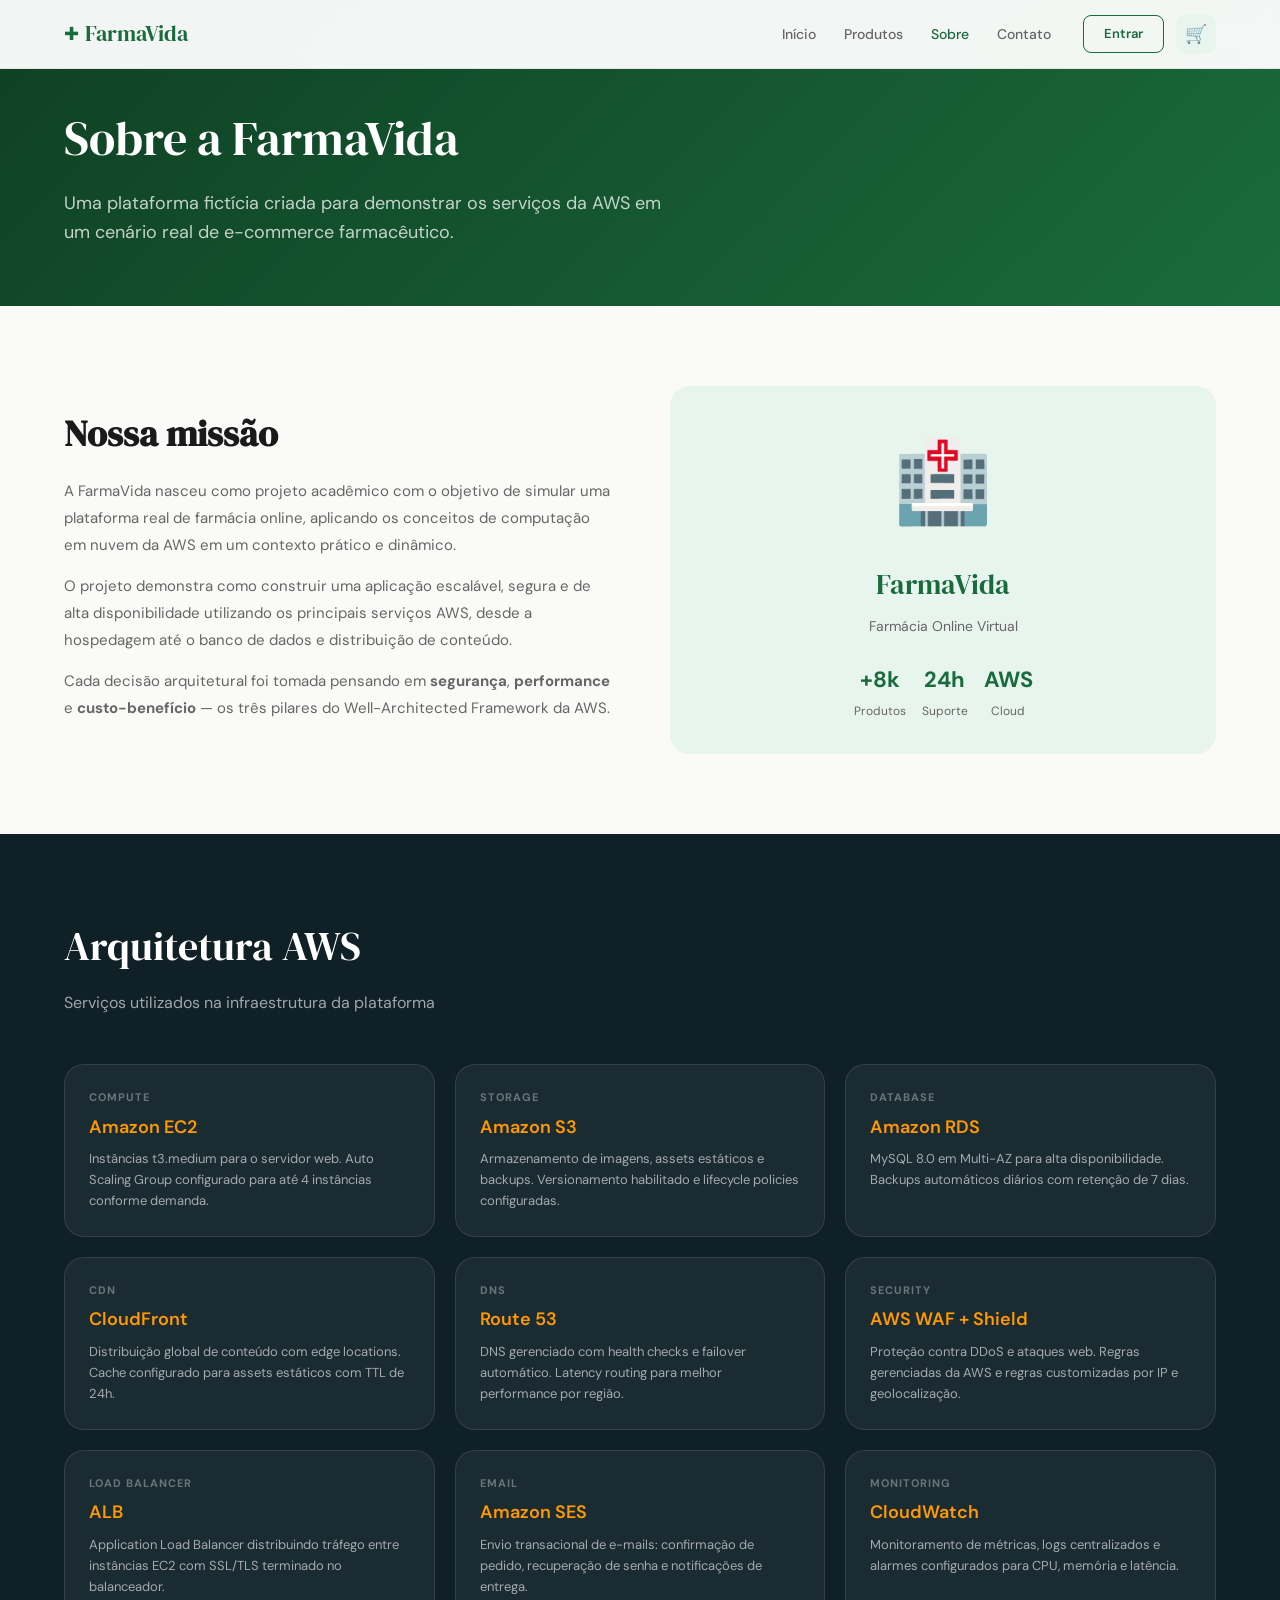
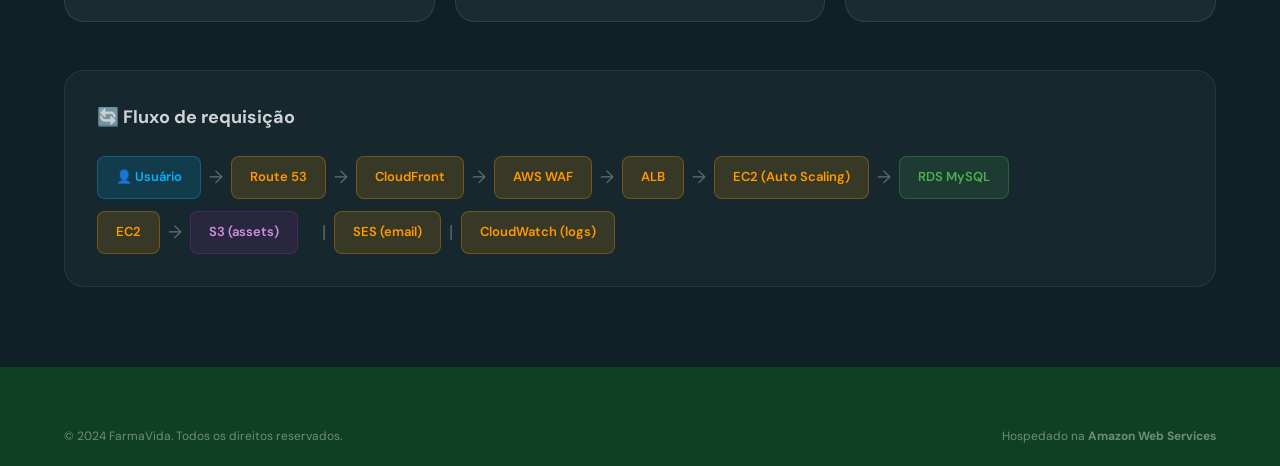
<file: pages/sobre.html>
<!DOCTYPE html>
<html lang="pt-BR">
<head>
  <meta charset="UTF-8" />
  <meta name="viewport" content="width=device-width, initial-scale=1.0" />
  <title>Sobre & AWS — FarmaVida</title>
  <link href="https://fonts.googleapis.com/css2?family=DM+Serif+Display:ital@0;1&family=DM+Sans:wght@300;400;500;600&display=swap" rel="stylesheet">
  <link rel="stylesheet" href="../css/main.css" />
  <style>
    .page-header-bar { background: linear-gradient(135deg, var(--green-dark), var(--green)); padding: 100px 0 60px; color: #fff; }
    .page-title { font-family: var(--font-display); font-size: 48px; font-weight: 400; margin-bottom: 12px; }
    .page-header-bar p { color: rgba(255,255,255,0.75); font-size: 18px; max-width: 600px; }
    .sobre-section { padding: 80px 0; }
    .sobre-grid { display: grid; grid-template-columns: 1fr 1fr; gap: 60px; align-items: center; }
    .sobre-text h2 { font-family: var(--font-display); font-size: 36px; margin-bottom: 16px; }
    .sobre-text p { font-size: 15px; color: var(--text-muted); line-height: 1.8; margin-bottom: 14px; }
    /* AWS Section */
    .aws-section { padding: 80px 0; background: #0f2027; color: #fff; }
    .aws-section h2 { font-family: var(--font-display); font-size: 40px; font-weight: 400; margin-bottom: 12px; }
    .aws-section .sub { color: rgba(255,255,255,0.6); font-size: 16px; margin-bottom: 48px; }
    .aws-services-grid { display: grid; grid-template-columns: repeat(3, 1fr); gap: 20px; margin-bottom: 48px; }
    .aws-service-card {
      background: rgba(255,255,255,0.05); border: 1px solid rgba(255,255,255,0.1);
      border-radius: var(--radius-lg); padding: 24px;
    }
    .aws-service-card h3 { font-size: 18px; font-weight: 600; color: #ff9900; margin-bottom: 8px; }
    .aws-service-card p { font-size: 13px; color: rgba(255,255,255,0.6); line-height: 1.6; }
    .aws-service-card .aws-label { font-size: 11px; font-weight: 700; text-transform: uppercase; letter-spacing: 1px; color: rgba(255,255,255,0.35); margin-bottom: 6px; }
    /* Diagrama */
    .arq-diagram { background: rgba(255,255,255,0.03); border: 1px solid rgba(255,255,255,0.08); border-radius: var(--radius-lg); padding: 32px; margin-top: 40px; }
    .arq-diagram h3 { font-size: 18px; margin-bottom: 24px; color: rgba(255,255,255,0.8); }
    .arq-flow { display: flex; align-items: center; gap: 8px; flex-wrap: wrap; }
    .arq-node {
      background: rgba(255,153,0,0.15); border: 1px solid rgba(255,153,0,0.3);
      color: #ff9900; font-size: 13px; font-weight: 600;
      padding: 10px 18px; border-radius: 8px; white-space: nowrap;
    }
    .arq-arrow { color: rgba(255,255,255,0.3); font-size: 18px; }
    .arq-node.user { background: rgba(0,180,255,0.15); border-color: rgba(0,180,255,0.3); color: #00b4ff; }
    .arq-node.db { background: rgba(76,175,80,0.15); border-color: rgba(76,175,80,0.3); color: #4caf50; }
    .arq-node.storage { background: rgba(156,39,176,0.15); border-color: rgba(156,39,176,0.3); color: #ce93d8; }
    @media (max-width: 768px) {
      .sobre-grid { grid-template-columns: 1fr; }
      .aws-services-grid { grid-template-columns: 1fr; }
      .arq-flow { flex-direction: column; align-items: flex-start; }
    }
  </style>
</head>
<body>
  <nav class="navbar" id="navbar">
    <div class="nav-container">
      <a href="../index.html" class="nav-logo"><span class="logo-cross">✚</span> FarmaVida</a>
      <ul class="nav-links">
        <li><a href="../index.html">Início</a></li>
        <li><a href="produtos.html">Produtos</a></li>
        <li><a href="sobre.html" class="active">Sobre</a></li>
        <li><a href="contato.html">Contato</a></li>
      </ul>
      <div class="nav-actions">
        <a href="login.html" class="btn-outline">Entrar</a>
        <a href="carrinho.html" class="btn-cart"><span>🛒</span><span class="cart-count" id="cartCount">0</span></a>
      </div>
    </div>
  </nav>

  <div class="page-header-bar">
    <div class="container">
      <h1 class="page-title">Sobre a FarmaVida</h1>
      <p>Uma plataforma fictícia criada para demonstrar os serviços da AWS em um cenário real de e-commerce farmacêutico.</p>
    </div>
  </div>

  <!-- SOBRE -->
  <section class="sobre-section">
    <div class="container">
      <div class="sobre-grid">
        <div class="sobre-text">
          <h2>Nossa missão</h2>
          <p>A FarmaVida nasceu como projeto acadêmico com o objetivo de simular uma plataforma real de farmácia online, aplicando os conceitos de computação em nuvem da AWS em um contexto prático e dinâmico.</p>
          <p>O projeto demonstra como construir uma aplicação escalável, segura e de alta disponibilidade utilizando os principais serviços AWS, desde a hospedagem até o banco de dados e distribuição de conteúdo.</p>
          <p>Cada decisão arquitetural foi tomada pensando em <strong>segurança</strong>, <strong>performance</strong> e <strong>custo-benefício</strong> — os três pilares do Well-Architected Framework da AWS.</p>
        </div>
        <div>
          <div style="background:var(--green-pale);border-radius:var(--radius-lg);padding:32px;text-align:center">
            <div style="font-size:80px;margin-bottom:16px">🏥</div>
            <div style="font-family:var(--font-display);font-size:28px;color:var(--green);margin-bottom:8px">FarmaVida</div>
            <div style="font-size:14px;color:var(--text-muted)">Farmácia Online Virtual</div>
            <div style="display:flex;justify-content:center;gap:16px;margin-top:24px">
              <div style="text-align:center"><strong style="display:block;font-size:22px;color:var(--green)">+8k</strong><span style="font-size:12px;color:var(--text-muted)">Produtos</span></div>
              <div style="text-align:center"><strong style="display:block;font-size:22px;color:var(--green)">24h</strong><span style="font-size:12px;color:var(--text-muted)">Suporte</span></div>
              <div style="text-align:center"><strong style="display:block;font-size:22px;color:var(--green)">AWS</strong><span style="font-size:12px;color:var(--text-muted)">Cloud</span></div>
            </div>
          </div>
        </div>
      </div>
    </div>
  </section>

  <!-- AWS ARCHITECTURE -->
  <section class="aws-section" id="aws">
    <div class="container">
      <h2>Arquitetura AWS</h2>
      <p class="sub">Serviços utilizados na infraestrutura da plataforma</p>

      <div class="aws-services-grid">
        <div class="aws-service-card">
          <div class="aws-label">Compute</div>
          <h3>Amazon EC2</h3>
          <p>Instâncias t3.medium para o servidor web. Auto Scaling Group configurado para até 4 instâncias conforme demanda.</p>
        </div>
        <div class="aws-service-card">
          <div class="aws-label">Storage</div>
          <h3>Amazon S3</h3>
          <p>Armazenamento de imagens, assets estáticos e backups. Versionamento habilitado e lifecycle policies configuradas.</p>
        </div>
        <div class="aws-service-card">
          <div class="aws-label">Database</div>
          <h3>Amazon RDS</h3>
          <p>MySQL 8.0 em Multi-AZ para alta disponibilidade. Backups automáticos diários com retenção de 7 dias.</p>
        </div>
        <div class="aws-service-card">
          <div class="aws-label">CDN</div>
          <h3>CloudFront</h3>
          <p>Distribuição global de conteúdo com edge locations. Cache configurado para assets estáticos com TTL de 24h.</p>
        </div>
        <div class="aws-service-card">
          <div class="aws-label">DNS</div>
          <h3>Route 53</h3>
          <p>DNS gerenciado com health checks e failover automático. Latency routing para melhor performance por região.</p>
        </div>
        <div class="aws-service-card">
          <div class="aws-label">Security</div>
          <h3>AWS WAF + Shield</h3>
          <p>Proteção contra DDoS e ataques web. Regras gerenciadas da AWS e regras customizadas por IP e geolocalização.</p>
        </div>
        <div class="aws-service-card">
          <div class="aws-label">Load Balancer</div>
          <h3>ALB</h3>
          <p>Application Load Balancer distribuindo tráfego entre instâncias EC2 com SSL/TLS terminado no balanceador.</p>
        </div>
        <div class="aws-service-card">
          <div class="aws-label">Email</div>
          <h3>Amazon SES</h3>
          <p>Envio transacional de e-mails: confirmação de pedido, recuperação de senha e notificações de entrega.</p>
        </div>
        <div class="aws-service-card">
          <div class="aws-label">Monitoring</div>
          <h3>CloudWatch</h3>
          <p>Monitoramento de métricas, logs centralizados e alarmes configurados para CPU, memória e latência.</p>
        </div>
      </div>

      <div class="arq-diagram">
        <h3>🔄 Fluxo de requisição</h3>
        <div class="arq-flow">
          <div class="arq-node user">👤 Usuário</div>
          <div class="arq-arrow">→</div>
          <div class="arq-node">Route 53</div>
          <div class="arq-arrow">→</div>
          <div class="arq-node">CloudFront</div>
          <div class="arq-arrow">→</div>
          <div class="arq-node">AWS WAF</div>
          <div class="arq-arrow">→</div>
          <div class="arq-node">ALB</div>
          <div class="arq-arrow">→</div>
          <div class="arq-node">EC2 (Auto Scaling)</div>
          <div class="arq-arrow">→</div>
          <div class="arq-node db">RDS MySQL</div>
        </div>
        <div class="arq-flow" style="margin-top:12px">
          <div class="arq-node">EC2</div>
          <div class="arq-arrow">→</div>
          <div class="arq-node storage">S3 (assets)</div>
          <div class="arq-arrow" style="margin-left:16px">|</div>
          <div class="arq-node">SES (email)</div>
          <div class="arq-arrow">|</div>
          <div class="arq-node">CloudWatch (logs)</div>
        </div>
      </div>
    </div>
  </section>

  <footer class="footer">
    <div class="container">
      <div class="footer-bottom" style="border-top:none;padding-top:0">
        <p>© 2024 FarmaVida. Todos os direitos reservados.</p>
        <p>Hospedado na <strong>Amazon Web Services</strong></p>
      </div>
    </div>
  </footer>

  <script src="../js/main.js"></script>
</body>
</html>
</file>
<file: css/main.css>
/* ===== RESET & VARIABLES ===== */
*, *::before, *::after { box-sizing: border-box; margin: 0; padding: 0; }

:root {
  --green: #1a6b3c;
  --green-light: #2d9b5a;
  --green-pale: #e8f5ee;
  --green-dark: #0f4023;
  --accent: #f0a500;
  --accent-light: #fff3cc;
  --text: #1a1a1a;
  --text-muted: #666;
  --text-light: #999;
  --bg: #fafaf8;
  --white: #ffffff;
  --border: #e5e5e0;
  --shadow: 0 2px 16px rgba(0,0,0,0.08);
  --shadow-md: 0 4px 32px rgba(0,0,0,0.12);
  --radius: 12px;
  --radius-lg: 20px;
  --font-display: 'DM Serif Display', Georgia, serif;
  --font-body: 'DM Sans', sans-serif;
  --transition: all 0.2s ease;
}

html { scroll-behavior: smooth; }
body { font-family: var(--font-body); background: var(--bg); color: var(--text); line-height: 1.6; }
a { text-decoration: none; color: inherit; }
ul { list-style: none; }
img { max-width: 100%; display: block; }

/* ===== CONTAINER ===== */
.container { max-width: 1200px; margin: 0 auto; padding: 0 24px; }

/* ===== NAVBAR ===== */
.navbar {
  position: fixed; top: 0; left: 0; right: 0; z-index: 1000;
  background: rgba(255,255,255,0.95);
  backdrop-filter: blur(10px);
  border-bottom: 1px solid var(--border);
  transition: var(--transition);
}

.navbar.scrolled { box-shadow: var(--shadow); }

.nav-container {
  max-width: 1200px; margin: 0 auto; padding: 0 24px;
  height: 68px; display: flex; align-items: center; gap: 32px;
}

.nav-logo {
  font-family: var(--font-display); font-size: 22px; color: var(--green);
  display: flex; align-items: center; gap: 6px; font-weight: 400;
}

.logo-cross { color: var(--green); font-size: 18px; }

.nav-links { display: flex; gap: 28px; margin-left: auto; }
.nav-links a { font-size: 14px; font-weight: 500; color: var(--text-muted); transition: var(--transition); }
.nav-links a:hover, .nav-links a.active { color: var(--green); }

.nav-actions { display: flex; align-items: center; gap: 12px; }

.btn-outline {
  padding: 8px 20px; border: 1.5px solid var(--green); border-radius: 8px;
  color: var(--green); font-size: 13px; font-weight: 600;
  transition: var(--transition);
}
.btn-outline:hover { background: var(--green); color: #fff; }

.btn-cart {
  position: relative; width: 40px; height: 40px; display: flex; align-items: center;
  justify-content: center; background: var(--green-pale); border-radius: 10px;
  font-size: 18px; transition: var(--transition);
}
.btn-cart:hover { background: var(--green); }
.cart-count {
  position: absolute; top: -4px; right: -4px; background: var(--accent);
  color: #fff; font-size: 10px; font-weight: 700; width: 18px; height: 18px;
  border-radius: 50%; display: flex; align-items: center; justify-content: center;
}

.menu-toggle { display: none; background: none; border: none; font-size: 22px; cursor: pointer; }

/* ===== BUTTONS ===== */
.btn-primary {
  display: inline-block; padding: 14px 32px;
  background: var(--green); color: #fff;
  border-radius: var(--radius); font-size: 15px; font-weight: 600;
  transition: var(--transition); border: none; cursor: pointer;
}
.btn-primary:hover { background: var(--green-dark); transform: translateY(-1px); box-shadow: 0 4px 16px rgba(26,107,60,0.3); }

.btn-ghost {
  display: inline-block; padding: 14px 32px;
  border: 1.5px solid rgba(255,255,255,0.4); color: #fff;
  border-radius: var(--radius); font-size: 15px; font-weight: 500;
  transition: var(--transition); background: rgba(255,255,255,0.1);
}
.btn-ghost:hover { background: rgba(255,255,255,0.2); }

/* ===== SECTIONS ===== */
.section { padding: 80px 0; }
.section-title {
  font-family: var(--font-display); font-size: 36px; font-weight: 400;
  color: var(--text); margin-bottom: 40px; line-height: 1.2;
}
.section-header { display: flex; align-items: center; justify-content: space-between; margin-bottom: 40px; }
.section-header .section-title { margin-bottom: 0; }
.link-all { color: var(--green); font-size: 14px; font-weight: 600; }

/* ===== PRODUCT CARD ===== */
.product-card {
  background: var(--white); border: 1px solid var(--border);
  border-radius: var(--radius-lg); overflow: hidden;
  transition: var(--transition); cursor: pointer;
}
.product-card:hover { box-shadow: var(--shadow-md); transform: translateY(-4px); }

.product-img {
  height: 200px; background: var(--green-pale);
  display: flex; align-items: center; justify-content: center; font-size: 64px;
}

.product-info { padding: 16px 20px 20px; }
.product-tag { font-size: 11px; font-weight: 600; color: var(--green); text-transform: uppercase; letter-spacing: 0.5px; margin-bottom: 6px; }
.product-name { font-size: 15px; font-weight: 600; margin-bottom: 6px; line-height: 1.3; }
.product-desc { font-size: 13px; color: var(--text-muted); margin-bottom: 14px; line-height: 1.5; }
.product-footer { display: flex; align-items: center; justify-content: space-between; }
.product-price { font-size: 20px; font-weight: 700; color: var(--green); }
.product-price small { font-size: 12px; font-weight: 400; color: var(--text-light); display: block; }
.btn-add {
  padding: 8px 16px; background: var(--green); color: #fff;
  border: none; border-radius: 8px; font-size: 13px; font-weight: 600;
  cursor: pointer; transition: var(--transition);
}
.btn-add:hover { background: var(--green-dark); }

/* ===== FOOTER ===== */
.footer { background: var(--green-dark); color: #fff; padding: 60px 0 0; }
.footer-grid { display: grid; grid-template-columns: 2fr 1fr 1fr 1.5fr; gap: 40px; padding-bottom: 40px; border-bottom: 1px solid rgba(255,255,255,0.1); }
.footer-logo { font-family: var(--font-display); font-size: 22px; margin-bottom: 12px; display: flex; align-items: center; gap: 6px; }
.footer-brand p { font-size: 13px; color: rgba(255,255,255,0.6); line-height: 1.7; margin-bottom: 8px; }
.footer-cnpj { font-size: 11px !important; }
.footer-links h4, .footer-contact h4 { font-size: 13px; font-weight: 600; text-transform: uppercase; letter-spacing: 0.8px; margin-bottom: 16px; color: rgba(255,255,255,0.5); }
.footer-links ul { display: flex; flex-direction: column; gap: 10px; }
.footer-links a { font-size: 14px; color: rgba(255,255,255,0.7); transition: var(--transition); }
.footer-links a:hover { color: #fff; }
.footer-contact p { font-size: 13px; color: rgba(255,255,255,0.7); margin-bottom: 8px; }
.footer-bottom { padding: 20px 0; display: flex; justify-content: space-between; align-items: center; font-size: 12px; color: rgba(255,255,255,0.4); }

/* ===== FORM ELEMENTS ===== */
.form-group { margin-bottom: 20px; }
.form-group label { display: block; font-size: 13px; font-weight: 600; margin-bottom: 6px; color: var(--text); }
.form-group input, .form-group select, .form-group textarea {
  width: 100%; padding: 12px 16px; border: 1.5px solid var(--border);
  border-radius: var(--radius); font-family: var(--font-body); font-size: 14px;
  background: var(--white); color: var(--text); transition: var(--transition);
}
.form-group input:focus, .form-group select:focus, .form-group textarea:focus {
  outline: none; border-color: var(--green); box-shadow: 0 0 0 3px rgba(26,107,60,0.1);
}
.form-group textarea { resize: vertical; min-height: 120px; }

/* ===== ALERTS ===== */
.alert { padding: 12px 16px; border-radius: var(--radius); font-size: 14px; margin-bottom: 16px; }
.alert-success { background: var(--green-pale); color: var(--green); border: 1px solid rgba(26,107,60,0.2); }
.alert-error { background: #fef2f2; color: #dc2626; border: 1px solid rgba(220,38,38,0.2); }

/* ===== BADGE ===== */
.badge { display: inline-block; padding: 3px 10px; border-radius: 20px; font-size: 11px; font-weight: 600; }
.badge-green { background: var(--green-pale); color: var(--green); }
.badge-accent { background: var(--accent-light); color: #b07a00; }
.badge-red { background: #fef2f2; color: #dc2626; }

/* ===== RESPONSIVE ===== */
@media (max-width: 1024px) {
  .footer-grid { grid-template-columns: 1fr 1fr; }
}

@media (max-width: 768px) {
  .nav-links, .nav-actions { display: none; }
  .menu-toggle { display: block; margin-left: auto; }
  .section { padding: 56px 0; }
  .section-title { font-size: 28px; }
  .footer-grid { grid-template-columns: 1fr; gap: 24px; }
  .footer-bottom { flex-direction: column; gap: 8px; text-align: center; }
}
</file>
<file: css/home.css>
/* ===== HERO ===== */
.hero {
  min-height: 100vh;
  background: linear-gradient(135deg, var(--green-dark) 0%, var(--green) 60%, var(--green-light) 100%);
  display: flex; align-items: center;
  padding: 100px 24px 60px;
  max-width: 100%;
  gap: 60px;
  justify-content: center;
}

.hero-content { max-width: 600px; animation: fadeUp 0.8s ease both; }

.hero-tag {
  display: inline-block; background: rgba(255,255,255,0.15);
  color: rgba(255,255,255,0.9); font-size: 13px; font-weight: 500;
  padding: 6px 16px; border-radius: 20px; margin-bottom: 24px;
  border: 1px solid rgba(255,255,255,0.2);
  backdrop-filter: blur(4px);
}

.hero-title {
  font-family: var(--font-display); font-size: 56px; font-weight: 400;
  color: #fff; line-height: 1.1; margin-bottom: 20px;
}
.hero-title em { font-style: italic; color: #a8e6c0; }

.hero-desc { font-size: 17px; color: rgba(255,255,255,0.8); margin-bottom: 36px; line-height: 1.7; }

.hero-actions { display: flex; gap: 14px; margin-bottom: 48px; flex-wrap: wrap; }

.hero-stats { display: flex; align-items: center; gap: 24px; }
.stat strong { display: block; font-size: 24px; font-weight: 700; color: #fff; }
.stat span { font-size: 12px; color: rgba(255,255,255,0.6); }
.stat-divider { width: 1px; height: 36px; background: rgba(255,255,255,0.2); }

.hero-visual {
  display: grid; grid-template-columns: 1fr 1fr; gap: 12px;
  animation: fadeUp 0.8s 0.2s ease both; opacity: 0;
}

.hero-card {
  background: rgba(255,255,255,0.12); backdrop-filter: blur(8px);
  border: 1px solid rgba(255,255,255,0.2); border-radius: var(--radius-lg);
  padding: 20px; display: flex; align-items: center; gap: 12px;
  transition: var(--transition);
}
.hero-card:hover { background: rgba(255,255,255,0.2); transform: translateY(-2px); }
.hcard-icon { font-size: 32px; }
.hcard-text strong { display: block; color: #fff; font-size: 14px; margin-bottom: 2px; }
.hcard-text span { font-size: 12px; color: rgba(255,255,255,0.65); }

/* ===== CATEGORIES ===== */
.categories { background: var(--white); }
.cat-grid { display: grid; grid-template-columns: repeat(6, 1fr); gap: 16px; }
.cat-card {
  background: var(--bg); border: 1.5px solid var(--border);
  border-radius: var(--radius-lg); padding: 24px 16px;
  text-align: center; transition: var(--transition); display: block;
}
.cat-card:hover { border-color: var(--green); background: var(--green-pale); transform: translateY(-3px); box-shadow: var(--shadow); }
.cat-emoji { font-size: 36px; display: block; margin-bottom: 10px; }
.cat-card strong { font-size: 13px; font-weight: 600; color: var(--text); }

/* ===== PRODUCTS GRID ===== */
.products-grid { display: grid; grid-template-columns: repeat(4, 1fr); gap: 20px; }

/* ===== AWS BANNER ===== */
.aws-banner {
  background: linear-gradient(135deg, #0f2027, #203a43, #2c5364);
  padding: 64px 0; color: #fff;
}
.aws-content { display: flex; align-items: center; justify-content: space-between; gap: 40px; }
.aws-tag {
  display: inline-block; background: rgba(255,153,0,0.2); color: #ff9900;
  font-size: 12px; font-weight: 600; padding: 4px 12px; border-radius: 20px;
  border: 1px solid rgba(255,153,0,0.3); margin-bottom: 12px;
}
.aws-text h2 { font-family: var(--font-display); font-size: 32px; font-weight: 400; margin-bottom: 12px; }
.aws-text h2 strong { color: #ff9900; }
.aws-text p { color: rgba(255,255,255,0.7); font-size: 15px; margin-bottom: 20px; max-width: 500px; }
.aws-services { display: flex; gap: 8px; flex-wrap: wrap; }
.aws-chip {
  background: rgba(255,255,255,0.08); border: 1px solid rgba(255,255,255,0.15);
  color: rgba(255,255,255,0.8); font-size: 12px; font-weight: 600;
  padding: 5px 12px; border-radius: 6px;
}

/* ===== WHY ===== */
.why { background: var(--bg); }
.why-grid { display: grid; grid-template-columns: repeat(4, 1fr); gap: 24px; }
.why-card {
  background: var(--white); border: 1px solid var(--border);
  border-radius: var(--radius-lg); padding: 28px 24px; text-align: center;
  transition: var(--transition);
}
.why-card:hover { box-shadow: var(--shadow); transform: translateY(-3px); }
.why-icon { font-size: 40px; margin-bottom: 16px; }
.why-card h3 { font-size: 17px; font-weight: 600; margin-bottom: 10px; }
.why-card p { font-size: 14px; color: var(--text-muted); line-height: 1.6; }

/* ===== ANIMATIONS ===== */
@keyframes fadeUp {
  from { opacity: 0; transform: translateY(24px); }
  to { opacity: 1; transform: translateY(0); }
}

/* ===== RESPONSIVE ===== */
@media (max-width: 1024px) {
  .hero { flex-direction: column; text-align: center; }
  .hero-stats { justify-content: center; }
  .hero-actions { justify-content: center; }
  .hero-visual { grid-template-columns: 1fr 1fr; max-width: 400px; }
  .cat-grid { grid-template-columns: repeat(3, 1fr); }
  .products-grid { grid-template-columns: repeat(2, 1fr); }
  .why-grid { grid-template-columns: repeat(2, 1fr); }
  .aws-content { flex-direction: column; text-align: center; }
  .aws-services { justify-content: center; }
}

@media (max-width: 600px) {
  .hero-title { font-size: 36px; }
  .cat-grid { grid-template-columns: repeat(2, 1fr); }
  .products-grid { grid-template-columns: 1fr; }
  .why-grid { grid-template-columns: 1fr; }
}
</file>
<file: css/produtos.css>
/* produtos.css */
.page-header-bar {
  background: linear-gradient(135deg, var(--green-dark), var(--green));
  padding: 100px 0 40px; color: #fff; margin-bottom: 0;
}
.page-title { font-family: var(--font-display); font-size: 40px; font-weight: 400; margin-bottom: 8px; }
.page-header-bar p { color: rgba(255,255,255,0.75); font-size: 16px; }

.produtos-layout { display: grid; grid-template-columns: 240px 1fr; gap: 32px; padding-top: 32px; padding-bottom: 60px; }

.sidebar-filtros { position: sticky; top: 88px; align-self: start; }
.filtro-block { background: var(--white); border: 1px solid var(--border); border-radius: var(--radius); padding: 20px; margin-bottom: 12px; }
.filtro-block h3 { font-size: 13px; font-weight: 600; text-transform: uppercase; letter-spacing: 0.6px; color: var(--text-muted); margin-bottom: 14px; }

.search-input { width: 100%; padding: 10px 14px; border: 1.5px solid var(--border); border-radius: 8px; font-family: var(--font-body); font-size: 14px; }
.search-input:focus { outline: none; border-color: var(--green); }

.filtro-options { display: flex; flex-direction: column; gap: 6px; }
.filtro-opt { padding: 8px 12px; border-radius: 8px; cursor: pointer; font-size: 14px; color: var(--text-muted); transition: var(--transition); }
.filtro-opt:hover { background: var(--green-pale); color: var(--green); }
.filtro-opt.active { background: var(--green-pale); color: var(--green); font-weight: 600; }

.filtro-block select { width: 100%; padding: 10px 14px; border: 1.5px solid var(--border); border-radius: 8px; font-family: var(--font-body); font-size: 14px; background: var(--white); }
.filtro-check { display: flex; align-items: center; gap: 8px; font-size: 14px; cursor: pointer; }
.filtro-check input { accent-color: var(--green); width: 16px; height: 16px; }

.produtos-top { margin-bottom: 20px; }
.result-count { font-size: 13px; color: var(--text-muted); }

.empty-state { text-align: center; padding: 60px 0; color: var(--text-muted); }
.empty-state h3 { font-size: 18px; margin-bottom: 8px; }

@media (max-width: 768px) {
  .produtos-layout { grid-template-columns: 1fr; }
  .sidebar-filtros { position: static; }
}
</file>
